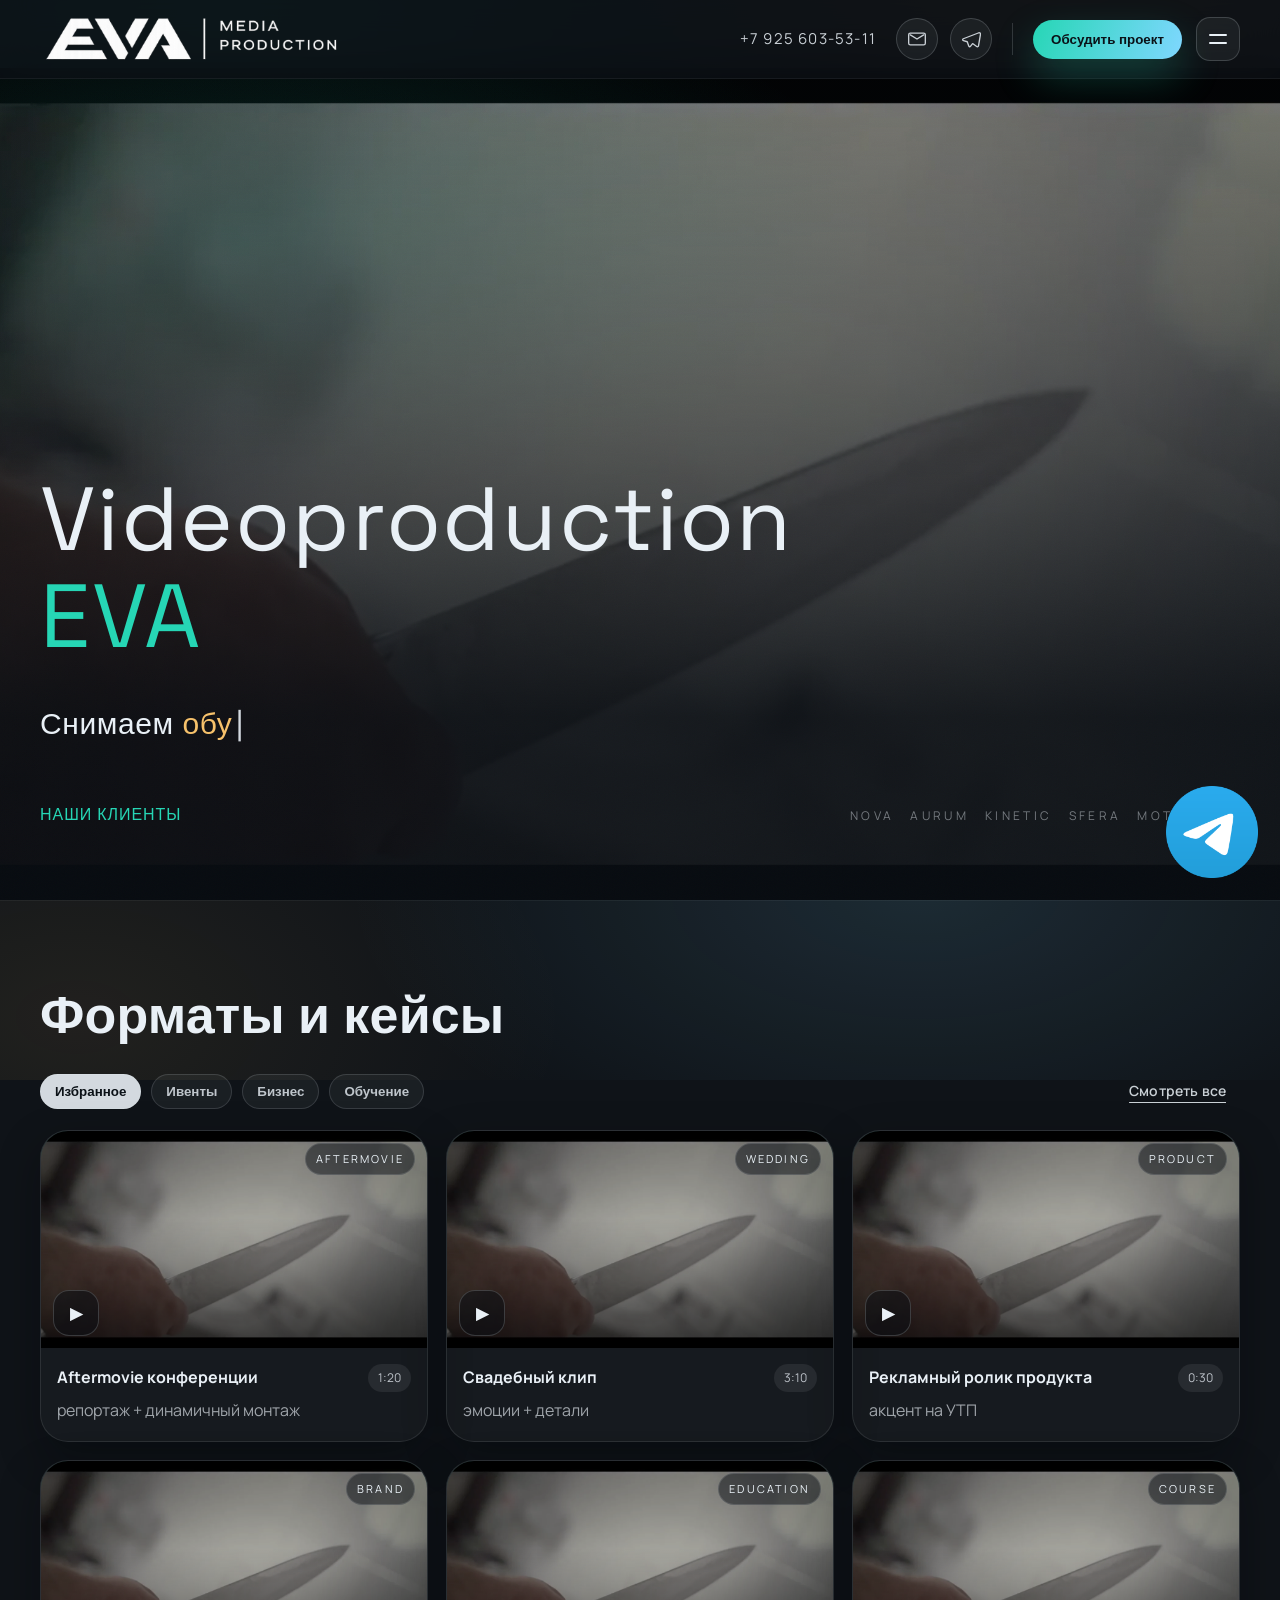
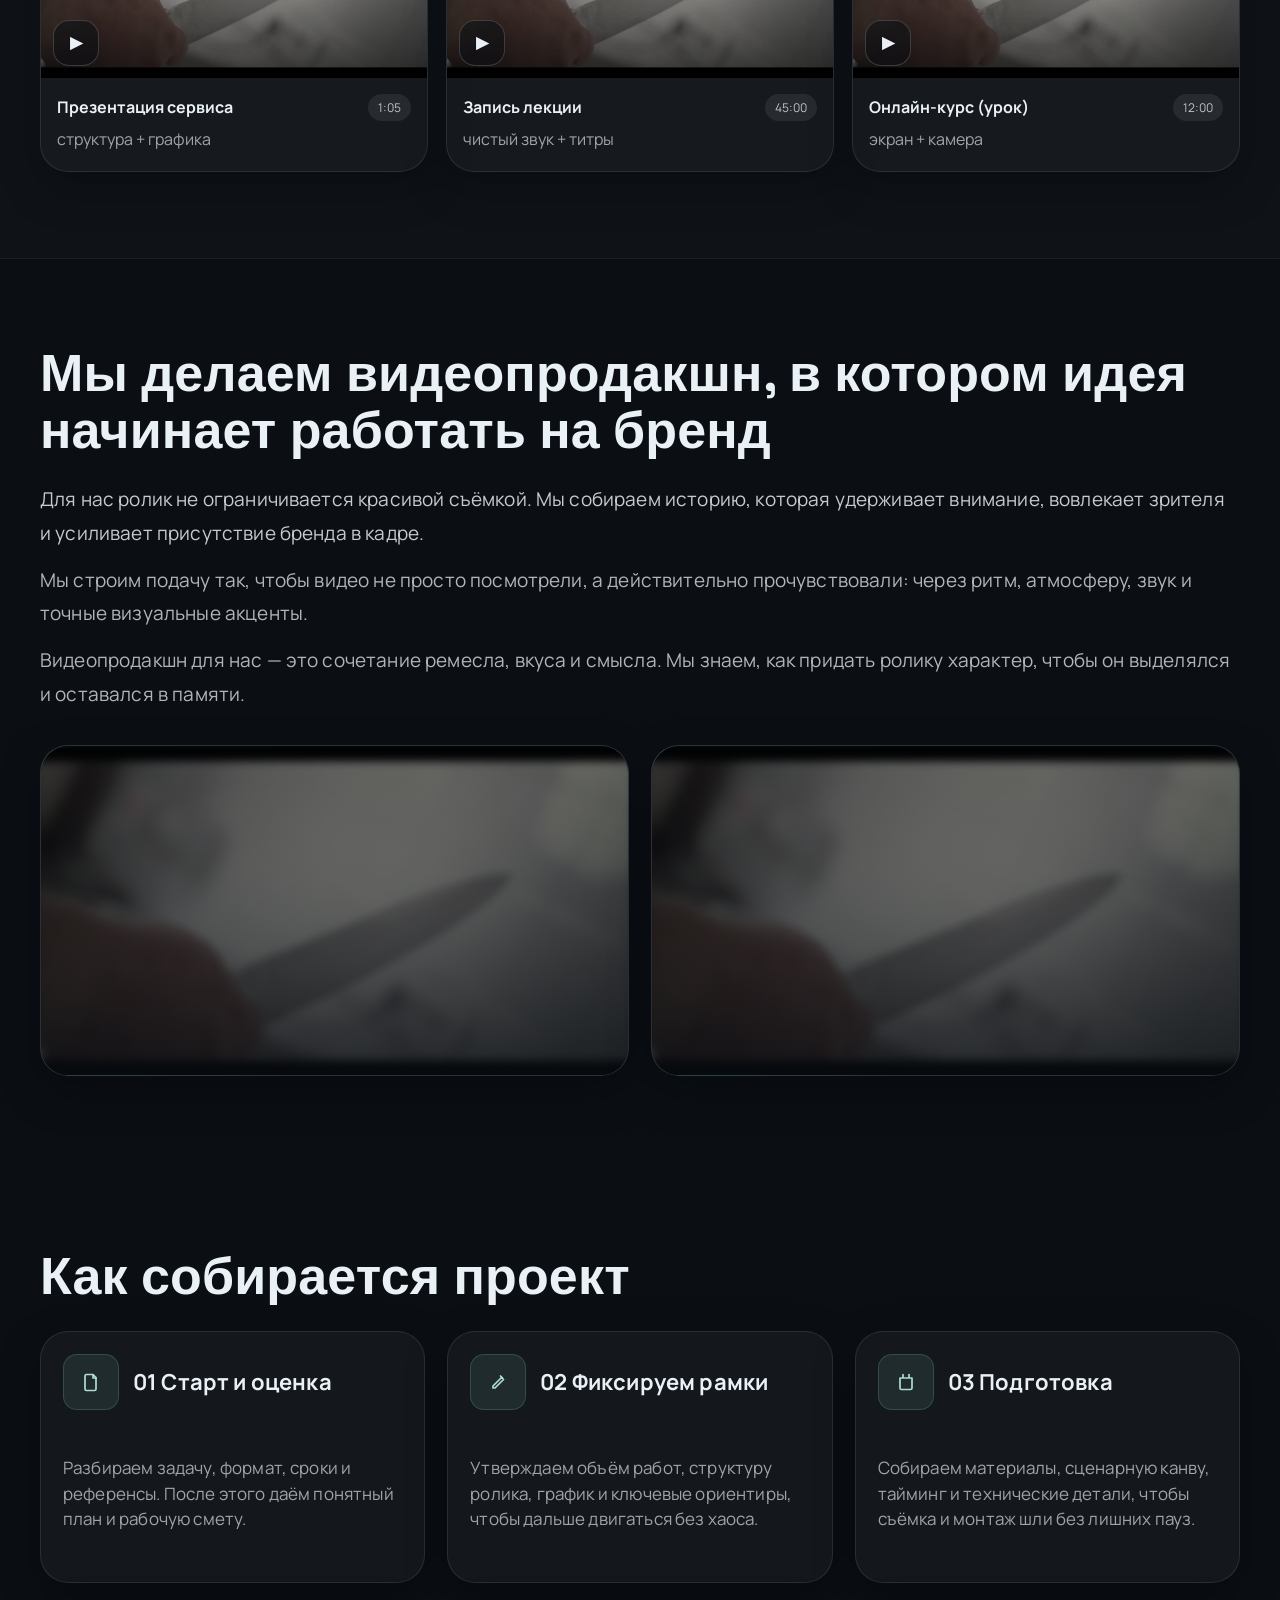
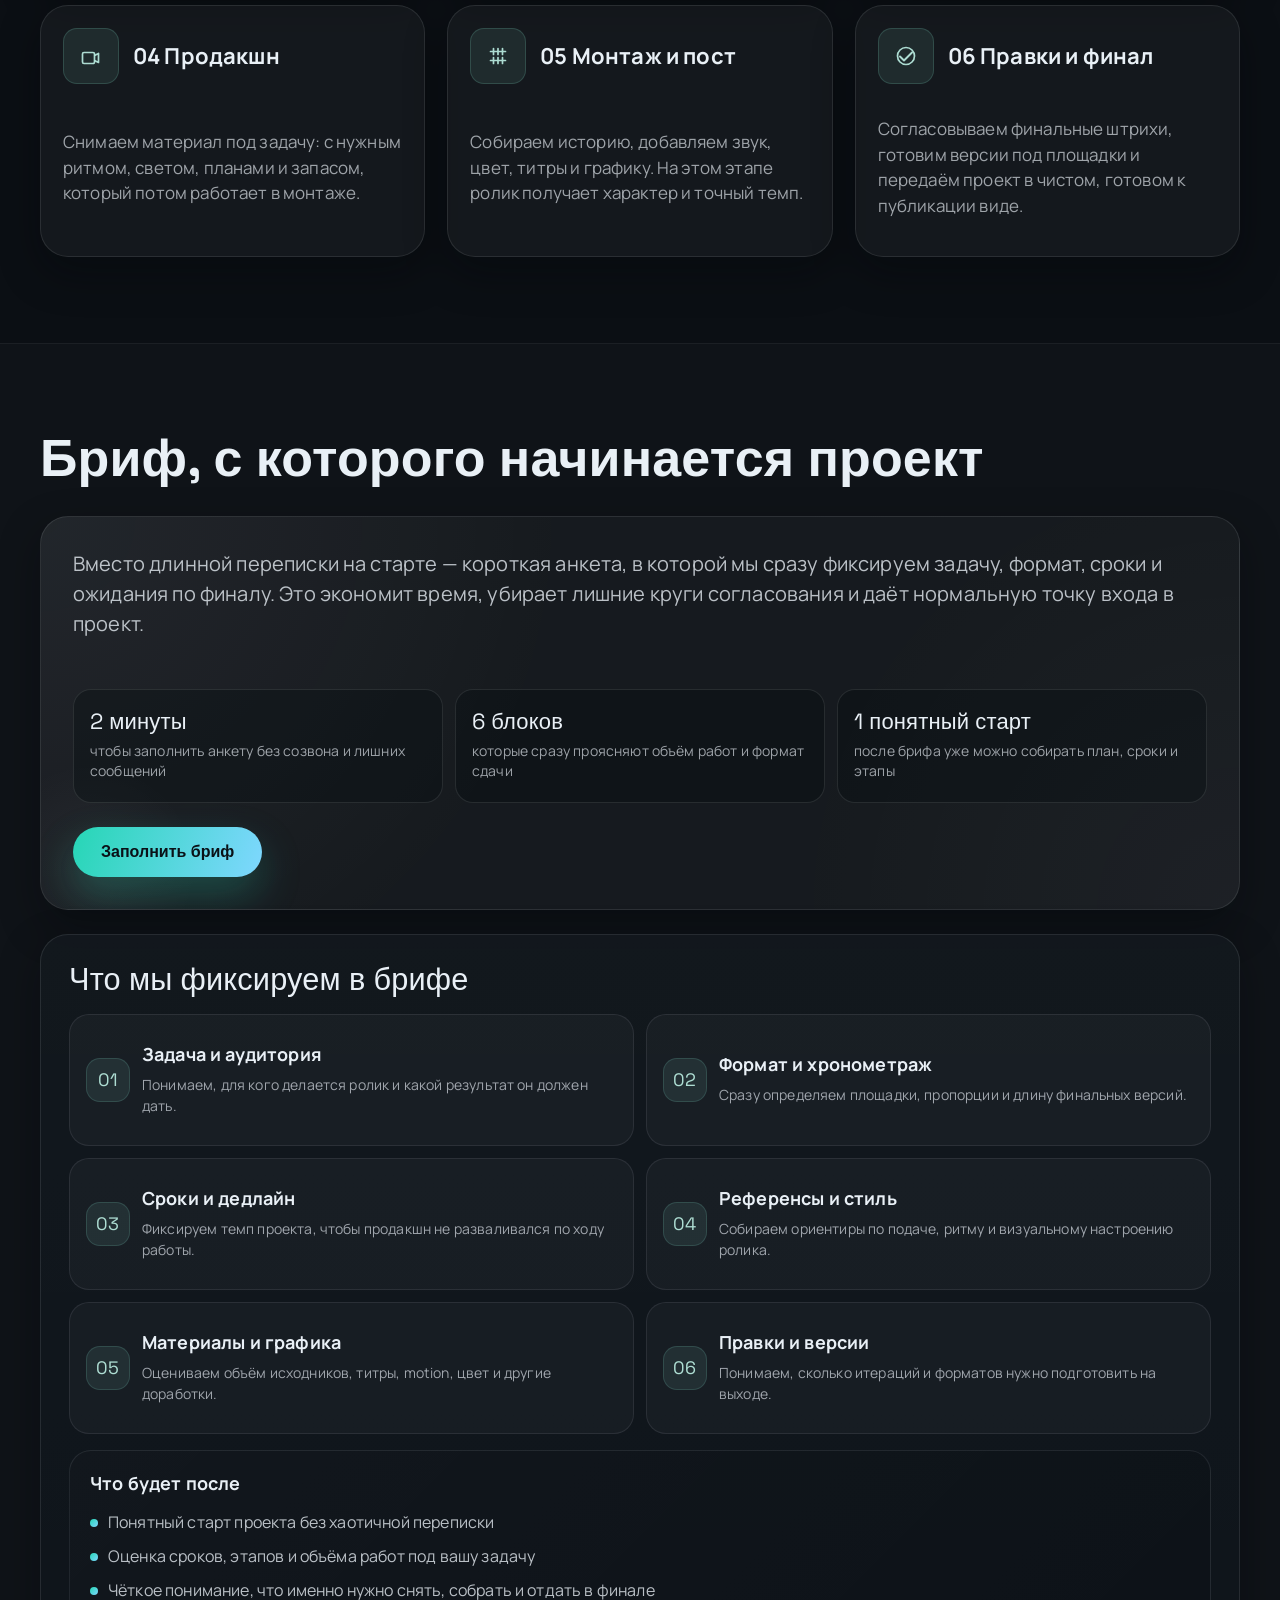
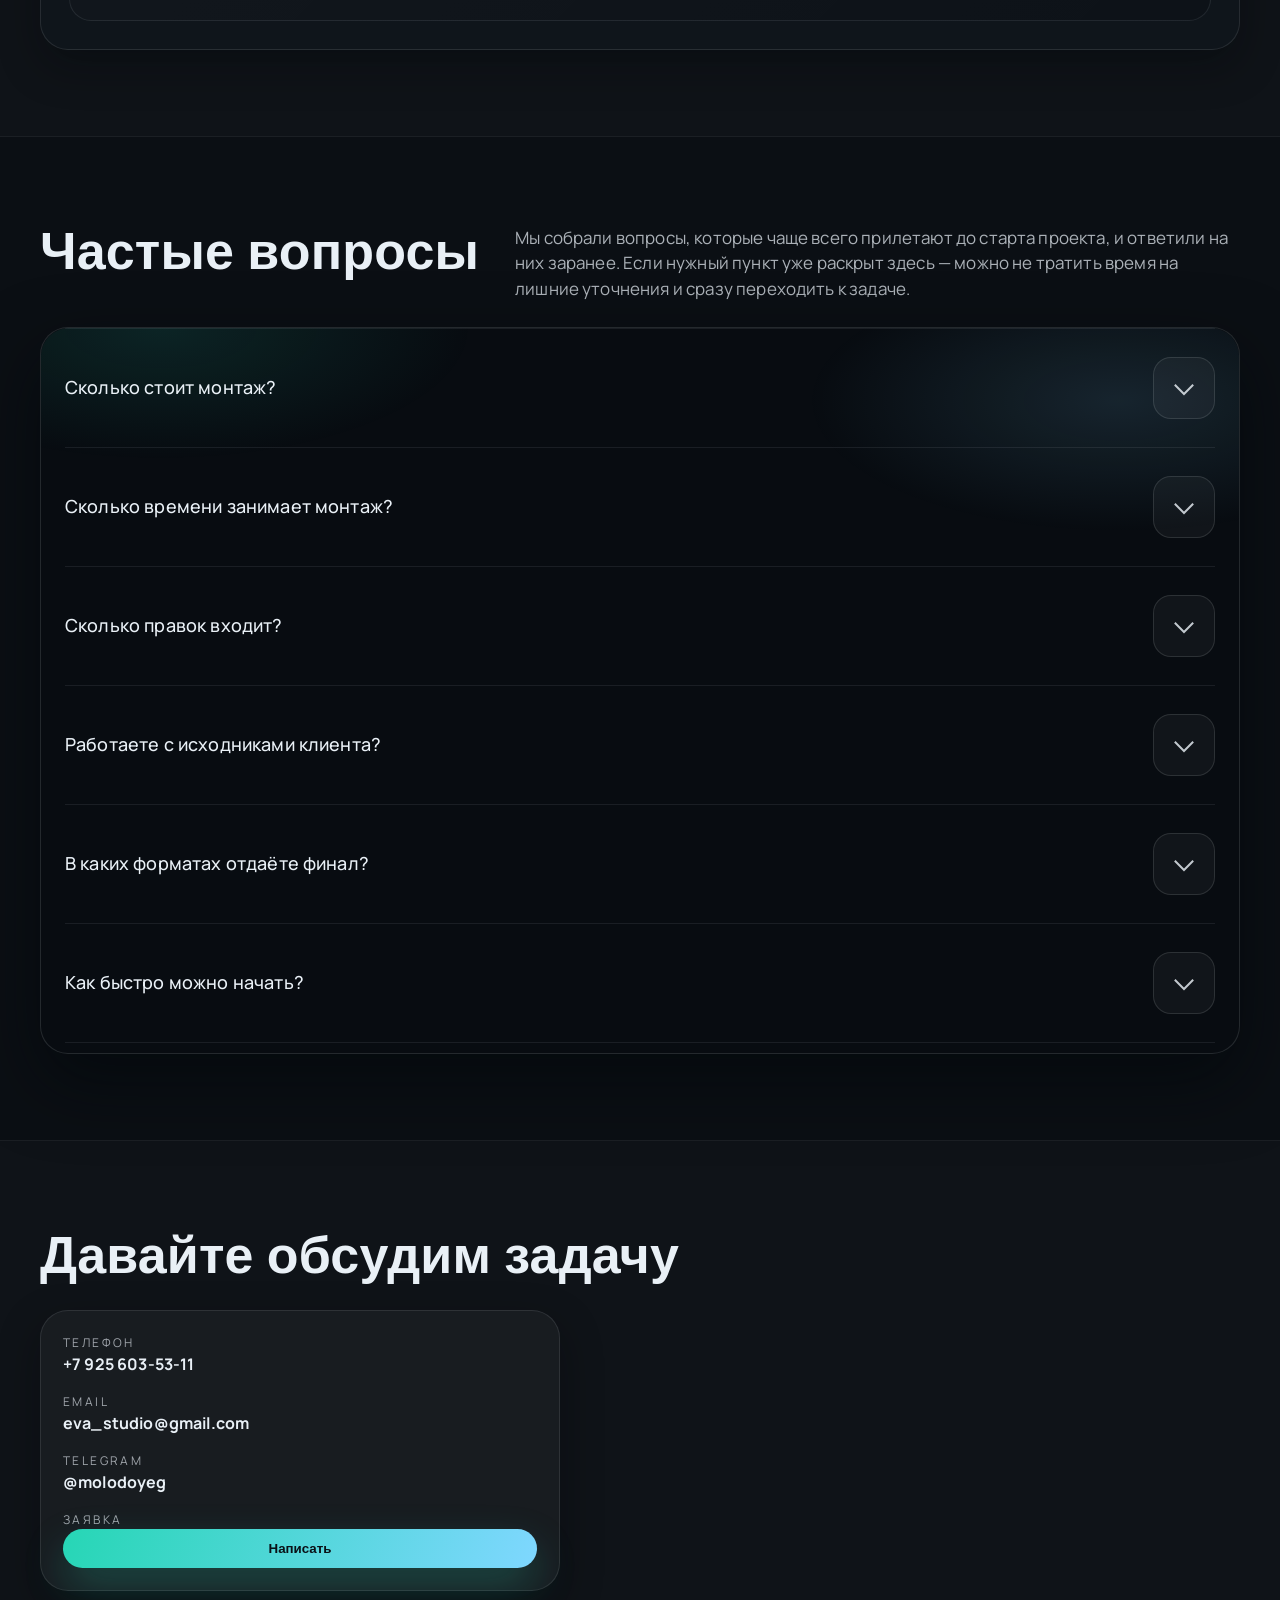
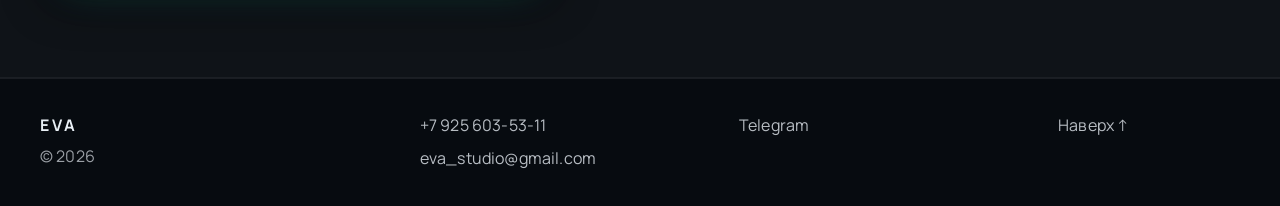
<file: index.html>
﻿<!doctype html>
<html lang="ru">
<head>
  <meta charset="utf-8" />
  <meta name="viewport" content="width=device-width,initial-scale=1" />
  <title>Видеомонтаж и постпродакшн</title>
  <meta name="description" content="Видеомонтаж и постпродакшн: ритм, цвет, звук, графика. Индивидуально под задачу и стиль бренда." />
  <meta name="theme-color" content="#0b0f14" />
  <meta property="og:title" content="Видеомонтаж и постпродакшн" />
  <meta property="og:description" content="Видеомонтаж и постпродакшн: ритм, цвет, звук, графика. Индивидуально под задачу и стиль бренда." />
  <meta property="og:type" content="website" />
  <meta property="og:locale" content="ru_RU" />
  <meta property="og:image" content="static/assets/og-cover.svg" />
  <meta property="og:image:alt" content="EVA — видеопродакшн" />
  <meta name="twitter:card" content="summary_large_image" />
  <link rel="icon" type="image/x-icon" href="static/assets/favicon.ico" />
  <link rel="preconnect" href="https://fonts.googleapis.com">
  <link rel="preconnect" href="https://fonts.gstatic.com" crossorigin>
  <link href="https://fonts.googleapis.com/css2?family=Space+Grotesk:wght@400;500;600;700&family=Manrope:wght@400;500;600;700&display=swap" rel="stylesheet">
  <link rel="stylesheet" href="static/style.css" />
  <script>document.documentElement.classList.add('js');</script>
  <script type="application/ld+json">
  {
    "@context": "https://schema.org",
    "@type": "Organization",
    "name": "EVA",
    "email": "eva_studio@gmail.com",
    "telephone": "+7 925 603-53-11",
    "address": {
      "@type": "PostalAddress",
      "addressLocality": "Москва",
      "addressCountry": "RU"
    },
    "sameAs": [
      "https://t.me/molodoyeg"
    ]
  }
  </script>
</head>
<body>
  <header class="header">
    <div class="container header__inner">
      <a class="logo" href="#top" aria-label="На главную">
        <img class="logo__img" src="static/assets/logo-header.png" alt="EVA" />
      </a>

      <div class="header__right">
        <a class="header__phone" href="tel:+79256035311">+7 925 603-53-11</a>
        <div class="header__icons">
          <a class="iconLink" href="mailto:eva_studio@gmail.com" aria-label="Email">
            <svg viewBox="0 0 24 24" aria-hidden="true">
              <path d="M4 5h16a2 2 0 0 1 2 2v10a2 2 0 0 1-2 2H4a2 2 0 0 1-2-2V7a2 2 0 0 1 2-2zm0 2 8 5 8-5M4 7l8 5 8-5" fill="none" stroke="currentColor" stroke-width="1.6" stroke-linecap="round" stroke-linejoin="round"/>
            </svg>
          </a>
          <a class="iconLink" href="https://t.me/molodoyeg" target="_blank" rel="noreferrer" aria-label="Telegram">
            <svg viewBox="0 0 24 24" aria-hidden="true">
              <path d="M21.5 4.5 2.8 11.7c-1.1.4-1.1 1.9.1 2.2l4.6 1.4 1.8 5.2c.3.9 1.4 1.1 2 .3l2.6-3.3 4.9 3.6c.8.6 2 .1 2.2-.9l2.4-14c.2-1-.8-1.8-1.9-1.7z" fill="none" stroke="currentColor" stroke-width="1.6" stroke-linecap="round" stroke-linejoin="round"/>
            </svg>
          </a>
        </div>
        <span class="header__divider" aria-hidden="true"></span>
        <button class="btn btn--primary header__cta" data-open-modal="leadModal">Обсудить проект</button>
      </div>

      <button class="burger" aria-label="Открыть меню" aria-expanded="false" data-burger>
        <span></span><span></span>
      </button>
    </div>

    <div class="mobileNav" data-mobile-nav>
      <div class="mobileNav__inner">
        <div class="mobileNav__links">
          <a href="#top" aria-current="page">Главная</a>
          <a href="/works">Работы</a>
          <a href="#process">Процесс</a>
          <a href="#contact">Контакты</a>
        </div>
        <div class="mobileNav__actions">
          <button class="btn btn--ghost mobileNav__leadBtn" data-open-modal="leadModal">Обсудить проект</button>
          <button class="btn btn--primary mobileNav__briefBtn" data-open-modal="briefModal">Заполнить бриф</button>
        </div>
      </div>
    </div>
  </header>

  <main id="top">
    <section class="heroReel" aria-label="Showreel">
      <video class="heroReel__video is-preview-frame"
        autoplay muted loop playsinline preload="metadata" poster="static/assets/showreel_poster.webp"
        data-play-when-visible="1" data-preview-blur="1">
        <source src="static/assets/showreel_hero.mp4" type="video/mp4">
      </video>
      <div class="heroReel__overlay" aria-hidden="true"></div>
      <div class="heroReel__grain" aria-hidden="true"></div>

      <div class="heroReel__content container">
        <div class="hero__brand">
          Videoproduction<br>
          <span class="hero__brand-accent">EVA</span>
        </div>
        <div class="hero__typed">
          Снимаем&nbsp;<span class="typed" data-typed='["ивенты","обучающие ролики","видео для бизнеса"]'>ивенты</span><span class="typed__cursor" aria-hidden="true">|</span>
        </div>
        <!-- lead text removed as requested -->
        <div class="hero__clients">
          <div class="hero__clients-label">Наши клиенты</div>
          <div class="clientLogos">
            <span class="clientLogo">NOVA</span>
            <span class="clientLogo">AURUM</span>
            <span class="clientLogo">KINETIC</span>
            <span class="clientLogo">SFERA</span>
            <span class="clientLogo">MOTION LAB</span>
          </div>
        </div>
      </div>
    </section>

    <section class="section section--alt" id="works" data-work-section="main" data-work-batch="6">
      <div class="container">
        <div class="section__head">
          <h2 class="h2" data-reveal style="--delay: 120ms;">Форматы и кейсы</h2>
        </div>

        <div class="worksToolbar" data-reveal>
          <div class="tabs">
            <button class="tab is-active" data-filter="featured">Избранное</button>
            <button class="tab" data-filter="event">Ивенты</button>
            <button class="tab" data-filter="business">Бизнес</button>
            <button class="tab" data-filter="edu">Обучение</button>
          </div>
          <a class="worksToolbar__cta" href="/works">Смотреть все</a>
        </div>

        <div class="gridWork" id="workGrid">
          <button class="workCard" type="button" data-cat="event" data-featured="1" data-reveal
            data-open-modal="workModal"
            data-work-title="Aftermovie конференции"
            data-work-tag="Aftermovie"
            data-work-dur="1:20"
            data-work-note="репортаж + динамичный монтаж"
            data-work-video-mp4="static/assets/showreel_720p.mp4"
            data-work-poster="static/assets/showreel_poster.webp"
            aria-label="Aftermovie конференции — 1:20">
            <div class="workCard__thumb" aria-hidden="true">
              <video class="workCard__video" muted playsinline preload="none" poster="static/assets/showreel_poster.webp">
                <source src="static/assets/showreel_preview.mp4" type="video/mp4">
              </video>
              <div class="workCard__play">▶</div>
              <div class="frameTag">Aftermovie</div>
            </div>
            <div class="workCard__body">
              <div class="workCard__top">
                <div class="workCard__title">Aftermovie конференции</div>
                <div class="workCard__dur">1:20</div>
              </div>
              <div class="workCard__note">репортаж + динамичный монтаж</div>
            </div>
          </button>

          <button class="workCard" type="button" data-cat="event" data-featured="1" data-reveal style="--delay: 90ms;"
            data-open-modal="workModal"
            data-work-title="Свадебный клип"
            data-work-tag="Wedding"
            data-work-dur="3:10"
            data-work-note="эмоции + детали"
            data-work-video-mp4="static/assets/showreel_720p.mp4"
            data-work-poster="static/assets/showreel_poster.webp"
            aria-label="Свадебный клип — 3:10">
            <div class="workCard__thumb" aria-hidden="true">
              <video class="workCard__video" muted playsinline preload="none" poster="static/assets/showreel_poster.webp">
                <source src="static/assets/showreel_preview.mp4" type="video/mp4">
              </video>
              <div class="workCard__play">▶</div>
              <div class="frameTag">Wedding</div>
            </div>
            <div class="workCard__body">
              <div class="workCard__top">
                <div class="workCard__title">Свадебный клип</div>
                <div class="workCard__dur">3:10</div>
              </div>
              <div class="workCard__note">эмоции + детали</div>
            </div>
          </button>

          <button class="workCard" type="button" data-cat="business" data-featured="1" data-reveal style="--delay: 180ms;"
            data-open-modal="workModal"
            data-work-title="Рекламный ролик продукта"
            data-work-tag="Product"
            data-work-dur="0:30"
            data-work-note="акцент на УТП"
            data-work-video-mp4="static/assets/showreel_720p.mp4"
            data-work-poster="static/assets/showreel_poster.webp"
            aria-label="Рекламный ролик продукта — 0:30">
            <div class="workCard__thumb" aria-hidden="true">
              <video class="workCard__video" muted playsinline preload="none" poster="static/assets/showreel_poster.webp">
                <source src="static/assets/showreel_preview.mp4" type="video/mp4">
              </video>
              <div class="workCard__play">▶</div>
              <div class="frameTag">Product</div>
            </div>
            <div class="workCard__body">
              <div class="workCard__top">
                <div class="workCard__title">Рекламный ролик продукта</div>
                <div class="workCard__dur">0:30</div>
              </div>
              <div class="workCard__note">акцент на УТП</div>
            </div>
          </button>

          <button class="workCard" type="button" data-cat="business" data-featured="1" data-reveal style="--delay: 270ms;"
            data-open-modal="workModal"
            data-work-title="Презентация сервиса"
            data-work-tag="Brand"
            data-work-dur="1:05"
            data-work-note="структура + графика"
            data-work-video-mp4="static/assets/showreel_720p.mp4"
            data-work-poster="static/assets/showreel_poster.webp"
            aria-label="Презентация сервиса — 1:05">
            <div class="workCard__thumb" aria-hidden="true">
              <video class="workCard__video" muted playsinline preload="none" poster="static/assets/showreel_poster.webp">
                <source src="static/assets/showreel_preview.mp4" type="video/mp4">
              </video>
              <div class="workCard__play">▶</div>
              <div class="frameTag">Brand</div>
            </div>
            <div class="workCard__body">
              <div class="workCard__top">
                <div class="workCard__title">Презентация сервиса</div>
                <div class="workCard__dur">1:05</div>
              </div>
              <div class="workCard__note">структура + графика</div>
            </div>
          </button>

          <button class="workCard" type="button" data-cat="edu" data-featured="1" data-reveal style="--delay: 360ms;"
            data-open-modal="workModal"
            data-work-title="Запись лекции"
            data-work-tag="Education"
            data-work-dur="45:00"
            data-work-note="чистый звук + титры"
            data-work-video-mp4="static/assets/showreel_720p.mp4"
            data-work-poster="static/assets/showreel_poster.webp"
            aria-label="Запись лекции — 45:00">
            <div class="workCard__thumb" aria-hidden="true">
              <video class="workCard__video" muted playsinline preload="none" poster="static/assets/showreel_poster.webp">
                <source src="static/assets/showreel_preview.mp4" type="video/mp4">
              </video>
              <div class="workCard__play">▶</div>
              <div class="frameTag">Education</div>
            </div>
            <div class="workCard__body">
              <div class="workCard__top">
                <div class="workCard__title">Запись лекции</div>
                <div class="workCard__dur">45:00</div>
              </div>
              <div class="workCard__note">чистый звук + титры</div>
            </div>
          </button>

          <button class="workCard" type="button" data-cat="edu" data-featured="1" data-reveal style="--delay: 450ms;"
            data-open-modal="workModal"
            data-work-title="Онлайн‑курс (урок)"
            data-work-tag="Course"
            data-work-dur="12:00"
            data-work-note="экран + камера"
            data-work-video-mp4="static/assets/showreel_720p.mp4"
            data-work-poster="static/assets/showreel_poster.webp"
            aria-label="Онлайн‑курс (урок) — 12:00">
            <div class="workCard__thumb" aria-hidden="true">
              <video class="workCard__video" muted playsinline preload="none" poster="static/assets/showreel_poster.webp">
                <source src="static/assets/showreel_preview.mp4" type="video/mp4">
              </video>
              <div class="workCard__play">▶</div>
              <div class="frameTag">Course</div>
            </div>
            <div class="workCard__body">
              <div class="workCard__top">
                <div class="workCard__title">Онлайн‑курс (урок)</div>
                <div class="workCard__dur">12:00</div>
              </div>
              <div class="workCard__note">экран + камера</div>
            </div>
          </button>

          <button class="workCard" type="button" data-cat="event" data-reveal hidden
            data-open-modal="workModal"
            data-work-title="Aftermovie форума"
            data-work-tag="Forum"
            data-work-dur="1:34"
            data-work-note="ритм события + детали площадки"
            data-work-video-mp4="static/assets/showreel_720p.mp4"
            data-work-poster="static/assets/showreel_poster.webp"
            aria-label="Aftermovie форума — 1:34">
            <div class="workCard__thumb" aria-hidden="true">
              <video class="workCard__video" muted playsinline preload="none" poster="static/assets/showreel_poster.webp">
                <source src="static/assets/showreel_preview.mp4" type="video/mp4">
              </video>
              <div class="workCard__play">▶</div>
              <div class="frameTag">Forum</div>
            </div>
            <div class="workCard__body">
              <div class="workCard__top">
                <div class="workCard__title">Aftermovie форума</div>
                <div class="workCard__dur">1:34</div>
              </div>
              <div class="workCard__note">ритм события + детали площадки</div>
            </div>
          </button>

          <button class="workCard" type="button" data-cat="event" data-reveal style="--delay: 90ms;" hidden
            data-open-modal="workModal"
            data-work-title="Репортаж с корпоратива"
            data-work-tag="Corporate"
            data-work-dur="2:08"
            data-work-note="живые эмоции + динамика"
            data-work-video-mp4="static/assets/showreel_720p.mp4"
            data-work-poster="static/assets/showreel_poster.webp"
            aria-label="Репортаж с корпоратива — 2:08">
            <div class="workCard__thumb" aria-hidden="true">
              <video class="workCard__video" muted playsinline preload="none" poster="static/assets/showreel_poster.webp">
                <source src="static/assets/showreel_preview.mp4" type="video/mp4">
              </video>
              <div class="workCard__play">▶</div>
              <div class="frameTag">Corporate</div>
            </div>
            <div class="workCard__body">
              <div class="workCard__top">
                <div class="workCard__title">Репортаж с корпоратива</div>
                <div class="workCard__dur">2:08</div>
              </div>
              <div class="workCard__note">живые эмоции + динамика</div>
            </div>
          </button>

          <button class="workCard" type="button" data-cat="business" data-reveal style="--delay: 180ms;" hidden
            data-open-modal="workModal"
            data-work-title="Имиджевый ролик компании"
            data-work-tag="Brand"
            data-work-dur="0:52"
            data-work-note="характер бренда + атмосфера"
            data-work-video-mp4="static/assets/showreel_720p.mp4"
            data-work-poster="static/assets/showreel_poster.webp"
            aria-label="Имиджевый ролик компании — 0:52">
            <div class="workCard__thumb" aria-hidden="true">
              <video class="workCard__video" muted playsinline preload="none" poster="static/assets/showreel_poster.webp">
                <source src="static/assets/showreel_preview.mp4" type="video/mp4">
              </video>
              <div class="workCard__play">▶</div>
              <div class="frameTag">Brand</div>
            </div>
            <div class="workCard__body">
              <div class="workCard__top">
                <div class="workCard__title">Имиджевый ролик компании</div>
                <div class="workCard__dur">0:52</div>
              </div>
              <div class="workCard__note">характер бренда + атмосфера</div>
            </div>
          </button>

          <button class="workCard" type="button" data-cat="business" data-reveal style="--delay: 270ms;" hidden
            data-open-modal="workModal"
            data-work-title="Видео-кейс для сервиса"
            data-work-tag="Case"
            data-work-dur="1:12"
            data-work-note="результат + структура подачи"
            data-work-video-mp4="static/assets/showreel_720p.mp4"
            data-work-poster="static/assets/showreel_poster.webp"
            aria-label="Видео-кейс для сервиса — 1:12">
            <div class="workCard__thumb" aria-hidden="true">
              <video class="workCard__video" muted playsinline preload="none" poster="static/assets/showreel_poster.webp">
                <source src="static/assets/showreel_preview.mp4" type="video/mp4">
              </video>
              <div class="workCard__play">▶</div>
              <div class="frameTag">Case</div>
            </div>
            <div class="workCard__body">
              <div class="workCard__top">
                <div class="workCard__title">Видео-кейс для сервиса</div>
                <div class="workCard__dur">1:12</div>
              </div>
              <div class="workCard__note">результат + структура подачи</div>
            </div>
          </button>

          <button class="workCard" type="button" data-cat="edu" data-reveal style="--delay: 360ms;" hidden
            data-open-modal="workModal"
            data-work-title="Серия уроков для курса"
            data-work-tag="Series"
            data-work-dur="18:00"
            data-work-note="серийная подача + единый стиль"
            data-work-video-mp4="static/assets/showreel_720p.mp4"
            data-work-poster="static/assets/showreel_poster.webp"
            aria-label="Серия уроков для курса — 18:00">
            <div class="workCard__thumb" aria-hidden="true">
              <video class="workCard__video" muted playsinline preload="none" poster="static/assets/showreel_poster.webp">
                <source src="static/assets/showreel_preview.mp4" type="video/mp4">
              </video>
              <div class="workCard__play">▶</div>
              <div class="frameTag">Series</div>
            </div>
            <div class="workCard__body">
              <div class="workCard__top">
                <div class="workCard__title">Серия уроков для курса</div>
                <div class="workCard__dur">18:00</div>
              </div>
              <div class="workCard__note">серийная подача + единый стиль</div>
            </div>
          </button>

          <button class="workCard" type="button" data-cat="edu" data-reveal style="--delay: 450ms;" hidden
            data-open-modal="workModal"
            data-work-title="Вебинар с графикой"
            data-work-tag="Webinar"
            data-work-dur="56:00"
            data-work-note="монтаж материала + визуальные акценты"
            data-work-video-mp4="static/assets/showreel_720p.mp4"
            data-work-poster="static/assets/showreel_poster.webp"
            aria-label="Вебинар с графикой — 56:00">
            <div class="workCard__thumb" aria-hidden="true">
              <video class="workCard__video" muted playsinline preload="none" poster="static/assets/showreel_poster.webp">
                <source src="static/assets/showreel_preview.mp4" type="video/mp4">
              </video>
              <div class="workCard__play">▶</div>
              <div class="frameTag">Webinar</div>
            </div>
            <div class="workCard__body">
              <div class="workCard__top">
                <div class="workCard__title">Вебинар с графикой</div>
                <div class="workCard__dur">56:00</div>
              </div>
              <div class="workCard__note">монтаж материала + визуальные акценты</div>
            </div>
          </button>
        </div>
      </div>
    </section>

    <!-- Процесс -->
    <section class="section suite" id="suite">
      <div class="container suite__grid">
        <div class="suite__copy">
          <h2 class="h2 suite__title-main" data-reveal style="--delay: 120ms;">Мы делаем видеопродакшн, в котором идея начинает работать на бренд</h2>
          <p class="suite__text suite__text--lead" data-reveal style="--delay: 200ms;">
            Для нас ролик не ограничивается красивой съёмкой. Мы собираем историю, которая удерживает внимание, вовлекает зрителя и усиливает присутствие бренда в кадре.
          </p>
          <p class="suite__text" data-reveal style="--delay: 260ms;">
            Мы строим подачу так, чтобы видео не просто посмотрели, а действительно прочувствовали: через ритм, атмосферу, звук и точные визуальные акценты.
          </p>
          <p class="suite__text" data-reveal style="--delay: 320ms;">
            Видеопродакшн для нас — это сочетание ремесла, вкуса и смысла. Мы знаем, как придать ролику характер, чтобы он выделялся и оставался в памяти.
          </p>

          <div class="suite__previews" data-reveal style="--delay: 420ms;">
            <div class="previewCard" role="group" aria-label="Aftermovie конференции">
              <video class="previewCard__video is-preview-frame is-preview-ready" muted loop playsinline preload="none" poster="static/assets/showreel_poster.webp" data-hover-preview="1" data-preview-blur="1" data-preview-time="9">
                <source src="static/assets/showreel_preview.mp4" type="video/mp4">
              </video>
            </div>

            <div class="previewCard" role="group" aria-label="Видео для бизнеса">
              <video class="previewCard__video previewCard__video--alt is-preview-frame is-preview-ready" muted loop playsinline preload="none" poster="static/assets/showreel_poster.webp" data-hover-preview="1" data-preview-blur="1" data-preview-time="9">
                <source src="static/assets/showreel_preview.mp4" type="video/mp4">
              </video>
            </div>
          </div>
        </div>
      </div>
    </section>

    <!-- Работы -->
    <section class="section" id="process">
      <div class="container processFlow">
        <div class="section__head">
          <h2 class="h2" data-reveal style="--delay: 120ms;">Как собирается проект</h2>
        </div>

        <div class="processGrid">
          <article class="processCard" data-reveal>
            <div class="processCard__icon" aria-hidden="true">
              <svg viewBox="0 0 24 24">
                <path d="M7 4.5h7l3 3V19a1.5 1.5 0 0 1-1.5 1.5h-8A1.5 1.5 0 0 1 6 19V6A1.5 1.5 0 0 1 7.5 4.5Z" fill="none" stroke="currentColor" stroke-width="1.7" stroke-linejoin="round"/>
                <path d="M14 4.5V8h3.5" fill="none" stroke="currentColor" stroke-width="1.7" stroke-linejoin="round"/>
              </svg>
            </div>
            <div class="processCard__step">01 Старт и оценка</div>
            <p class="processCard__text">Разбираем задачу, формат, сроки и референсы. После этого даём понятный план и рабочую смету.</p>
          </article>

          <article class="processCard" data-reveal style="--delay: 90ms;">
            <div class="processCard__icon" aria-hidden="true">
              <svg viewBox="0 0 24 24">
                <path d="m7 16 8.5-8.5 2 2L9 18H7v-2Z" fill="none" stroke="currentColor" stroke-width="1.7" stroke-linejoin="round"/>
                <path d="m14.5 6 2 2" fill="none" stroke="currentColor" stroke-width="1.7" stroke-linecap="round"/>
              </svg>
            </div>
            <div class="processCard__step">02 Фиксируем рамки</div>
            <p class="processCard__text">Утверждаем объём работ, структуру ролика, график и ключевые ориентиры, чтобы дальше двигаться без хаоса.</p>
          </article>

          <article class="processCard" data-reveal style="--delay: 180ms;">
            <div class="processCard__icon" aria-hidden="true">
              <svg viewBox="0 0 24 24">
                <path d="M6 8h12M9 4.5v3.5M15 4.5v3.5M7.5 19.5h9A1.5 1.5 0 0 0 18 18V8H6v10a1.5 1.5 0 0 0 1.5 1.5Z" fill="none" stroke="currentColor" stroke-width="1.7" stroke-linecap="round" stroke-linejoin="round"/>
              </svg>
            </div>
            <div class="processCard__step">03 Подготовка</div>
            <p class="processCard__text">Собираем материалы, сценарную канву, тайминг и технические детали, чтобы съёмка и монтаж шли без лишних пауз.</p>
          </article>

          <article class="processCard" data-reveal style="--delay: 270ms;">
            <div class="processCard__icon" aria-hidden="true">
              <svg viewBox="0 0 24 24">
                <path d="M5 8.5h9A1.5 1.5 0 0 1 15.5 10v8A1.5 1.5 0 0 1 14 19.5H5A1.5 1.5 0 0 1 3.5 18v-8A1.5 1.5 0 0 1 5 8.5Z" fill="none" stroke="currentColor" stroke-width="1.7" stroke-linejoin="round"/>
                <path d="m15.5 11.5 4-2v9l-4-2" fill="none" stroke="currentColor" stroke-width="1.7" stroke-linejoin="round"/>
              </svg>
            </div>
            <div class="processCard__step">04 Продакшн</div>
            <p class="processCard__text">Снимаем материал под задачу: с нужным ритмом, светом, планами и запасом, который потом работает в монтаже.</p>
          </article>

          <article class="processCard" data-reveal style="--delay: 360ms;">
            <div class="processCard__icon" aria-hidden="true">
              <svg viewBox="0 0 24 24">
                <path d="M4.5 7.5h15M7.5 4.5v6M12 4.5v6M16.5 4.5v6M4.5 16.5h15M7.5 13.5v6M12 13.5v6M16.5 13.5v6" fill="none" stroke="currentColor" stroke-width="1.7" stroke-linecap="round"/>
              </svg>
            </div>
            <div class="processCard__step">05 Монтаж и пост</div>
            <p class="processCard__text">Собираем историю, добавляем звук, цвет, титры и графику. На этом этапе ролик получает характер и точный темп.</p>
          </article>

          <article class="processCard" data-reveal style="--delay: 450ms;">
            <div class="processCard__icon" aria-hidden="true">
              <svg viewBox="0 0 24 24">
                <path d="M6 12.5 10 16.5 18 8.5" fill="none" stroke="currentColor" stroke-width="1.9" stroke-linecap="round" stroke-linejoin="round"/>
                <circle cx="12" cy="12" r="8.5" fill="none" stroke="currentColor" stroke-width="1.7"/>
              </svg>
            </div>
            <div class="processCard__step">06 Правки и финал</div>
            <p class="processCard__text">Согласовываем финальные штрихи, готовим версии под площадки и передаём проект в чистом, готовом к публикации виде.</p>
          </article>
        </div>
      </div>
    </section>

    <section class="section section--alt" id="brief">
      <div class="container">
        <div class="section__head brief__head" data-reveal>
          <h2 class="h2 brief__headline">Бриф, с которого начинается проект</h2>
        </div>
      </div>

      <div class="container brief">
        <div class="brief__content" data-reveal>
          <p class="brief__lead">
            Вместо длинной переписки на старте — короткая анкета, в которой мы сразу
            фиксируем задачу, формат, сроки и ожидания по финалу. Это экономит время,
            убирает лишние круги согласования и даёт нормальную точку входа в проект.
          </p>

          <div class="brief__stats">
            <div class="brief__stat">
              <div class="brief__statValue">2 минуты</div>
              <div class="brief__statText">чтобы заполнить анкету без созвона и лишних сообщений</div>
            </div>
            <div class="brief__stat">
              <div class="brief__statValue">6 блоков</div>
              <div class="brief__statText">которые сразу проясняют объём работ и формат сдачи</div>
            </div>
            <div class="brief__stat">
              <div class="brief__statValue">1 понятный старт</div>
              <div class="brief__statText">после брифа уже можно собирать план, сроки и этапы</div>
            </div>
          </div>

          <div class="brief__actions">
            <button class="btn btn--primary" data-open-modal="briefModal">Заполнить бриф</button>
          </div>
        </div>

        <div class="brief__panel" data-reveal>
          <div class="brief__panelHead">
            <div class="brief__panelTitle">Что мы фиксируем в брифе</div>
          </div>

          <div class="brief__list">
            <article class="brief__item">
              <div class="brief__itemNum">01</div>
              <div class="brief__itemBody">
                <div class="brief__itemTitle">Задача и аудитория</div>
                <p class="brief__itemText">Понимаем, для кого делается ролик и какой результат он должен дать.</p>
              </div>
            </article>

            <article class="brief__item">
              <div class="brief__itemNum">02</div>
              <div class="brief__itemBody">
                <div class="brief__itemTitle">Формат и хронометраж</div>
                <p class="brief__itemText">Сразу определяем площадки, пропорции и длину финальных версий.</p>
              </div>
            </article>

            <article class="brief__item">
              <div class="brief__itemNum">03</div>
              <div class="brief__itemBody">
                <div class="brief__itemTitle">Сроки и дедлайн</div>
                <p class="brief__itemText">Фиксируем темп проекта, чтобы продакшн не разваливался по ходу работы.</p>
              </div>
            </article>

            <article class="brief__item">
              <div class="brief__itemNum">04</div>
              <div class="brief__itemBody">
                <div class="brief__itemTitle">Референсы и стиль</div>
                <p class="brief__itemText">Собираем ориентиры по подаче, ритму и визуальному настроению ролика.</p>
              </div>
            </article>

            <article class="brief__item">
              <div class="brief__itemNum">05</div>
              <div class="brief__itemBody">
                <div class="brief__itemTitle">Материалы и графика</div>
                <p class="brief__itemText">Оцениваем объём исходников, титры, motion, цвет и другие доработки.</p>
              </div>
            </article>

            <article class="brief__item">
              <div class="brief__itemNum">06</div>
              <div class="brief__itemBody">
                <div class="brief__itemTitle">Правки и версии</div>
                <p class="brief__itemText">Понимаем, сколько итераций и форматов нужно подготовить на выходе.</p>
              </div>
            </article>
          </div>

          <div class="brief__result">
            <div class="brief__resultTitle">Что будет после</div>
            <div class="brief__resultList">
              <div class="brief__resultItem">Понятный старт проекта без хаотичной переписки</div>
              <div class="brief__resultItem">Оценка сроков, этапов и объёма работ под вашу задачу</div>
              <div class="brief__resultItem">Чёткое понимание, что именно нужно снять, собрать и отдать в финале</div>
            </div>
          </div>
        </div>
      </div>
    </section>

    <section class="section faqSection" id="faq">
      <div class="container">
        <div class="section__head faqSection__head" data-reveal>
          <h2 class="h2 faqSection__title">Частые вопросы</h2>
          <p class="faqSection__desc">
            Мы собрали вопросы, которые чаще всего прилетают до старта проекта, и ответили
            на них заранее. Если нужный пункт уже раскрыт здесь — можно не тратить время
            на лишние уточнения и сразу переходить к задаче.
          </p>
        </div>

        <div class="faqSection__surface" data-reveal>
          <div class="faqList">
            <details class="faqItem">
              <summary><span>Сколько стоит монтаж?</span></summary>
              <div class="faqItem__a muted">
                Стоимость зависит от объёма материала, хронометража, сложности графики и сроков. Для точного расчёта — пришлите задачу и референсы.
              </div>
            </details>

            <details class="faqItem">
              <summary><span>Сколько времени занимает монтаж?</span></summary>
              <div class="faqItem__a muted">
                Обычно: короткие ролики — 3–7 дней, более сложные проекты — 1–3 недели. Срочные задачи тоже возможны.
              </div>
            </details>

            <details class="faqItem">
              <summary><span>Сколько правок входит?</span></summary>
              <div class="faqItem__a muted">
                Обычно 1–2 раунда правок по договорённости. Правки «в рамках ТЗ» — быстро, крупные изменения — отдельно согласуем.
              </div>
            </details>

            <details class="faqItem">
              <summary><span>Работаете с исходниками клиента?</span></summary>
              <div class="faqItem__a muted">
                Да. Передавайте материалы, мы соберём монтаж, цвет, звук и финальные версии под нужные площадки.
              </div>
            </details>

            <details class="faqItem">
              <summary><span>В каких форматах отдаёте финал?</span></summary>
              <div class="faqItem__a muted">
                Горизонталь 16:9, вертикаль 9:16, квадрат 1:1, разные длины, титры/субтитры по запросу.
              </div>
            </details>

            <details class="faqItem">
              <summary><span>Как быстро можно начать?</span></summary>
              <div class="faqItem__a muted">
                Если материалы и бриф готовы — стартуем в ближайшие дни. Напишите — предложим окна по монтажу.
              </div>
            </details>
          </div>
        </div>
      </div>
    </section>

    <!-- Контакты -->
    <section class="section section--alt" id="contact">
      <div class="container">
        <div class="section__head">
          <h2 class="h2" data-reveal style="--delay: 120ms;">Давайте обсудим задачу</h2>
        </div>

        <div class="contactSection__inner">
          <aside class="contactCard" data-reveal>
            <div class="contactCard__item">
              <div class="contactCard__label">Телефон</div>
              <a class="contactCard__value" href="tel:+79256035311">+7 925 603-53-11</a>
            </div>

            <div class="contactCard__item">
              <div class="contactCard__label">Email</div>
              <a class="contactCard__value" href="mailto:eva_studio@gmail.com">eva_studio@gmail.com</a>
            </div>

            <div class="contactCard__item">
              <div class="contactCard__label">Telegram</div>
              <a class="contactCard__value" href="https://t.me/molodoyeg" target="_blank" rel="noreferrer">@molodoyeg</a>
            </div>

            <div class="contactCard__item">
              <div class="contactCard__label">Заявка</div>
              <button class="btn btn--primary btn--block" data-open-modal="leadModal">Написать</button>
            </div>
          </aside>
        </div>
      </div>
    </section>
  </main>

  <footer class="footer" id="footer">
    <div class="container footer__grid">
      <div>
        <div class="footer__brand">EVA</div>
        <div class="footer__muted">© 2026</div>
      </div>

      <div class="footer__links">
        <a href="tel:+79256035311">+7 925 603-53-11</a>
        <a href="mailto:eva_studio@gmail.com">eva_studio@gmail.com</a>
      </div>

      <div class="footer__links">
        <a href="https://t.me/molodoyeg" target="_blank" rel="noreferrer">Telegram</a>
      </div>

      <div class="footer__links">
        <a href="#top">Наверх ↑</a>
      </div>
    </div>
  </footer>

  <a class="tgFloat" href="https://t.me/molodoyeg" target="_blank" rel="noreferrer" aria-label="Написать в Telegram">
    <img src="static/assets/tg2.webp" alt="" loading="lazy" decoding="async">
  </a>

  <!-- Lead Modal (Clapperboard) -->
  <div class="modal" id="leadModal" aria-hidden="true">
    <div class="modal__backdrop" data-close-modal></div>

    <div class="modal__panel clapper" role="dialog" aria-modal="true" aria-labelledby="modalTitle" tabindex="-1">
      <div class="clapper__top" aria-hidden="true"></div>

      <div class="clapper__header">
        <div>
          <div class="kicker">Заявка</div>
          <h3 id="modalTitle" class="h3">Расскажите про проект</h3>
        </div>
        <button class="iconBtn" aria-label="Закрыть" data-close-modal>✕</button>
      </div>

      <form class="form clapper__form" id="leadForm" action="/lead" method="post" data-api="/api/lead" data-success-message="Заявка отправлена. Скоро свяжемся с вами." novalidate>
        <div class="formTrap" aria-hidden="true">
          <label>
            Leave empty
            <input name="website" tabindex="-1" autocomplete="off" />
          </label>
        </div>
        <input type="hidden" name="form_ts" value="">

        <label class="field">
          <span>Имя</span>
          <input name="name" placeholder="Как к вам обращаться" required />
        </label>

        <div class="form__row">
          <label class="field">
            <span>Телефон</span>
            <input name="phone" placeholder="+7 ..." inputmode="tel" autocomplete="tel" />
          </label>

          <label class="field">
            <span>Email</span>
            <input name="email" placeholder="you@email.com" type="email" autocomplete="email" />
          </label>

          <label class="field">
            <span>Telegram (необязательно)</span>
            <input name="telegram" placeholder="@username" autocomplete="off" />
          </label>
        </div>

        <label class="field">
          <span>Что нужно смонтировать?</span>
          <textarea name="message" rows="4" placeholder="Цель, формат, сроки, стиль…"></textarea>
        </label>

        <div class="form__actions">
          <button class="btn btn--primary" type="submit">Отправить</button>
        </div>

        <div class="form__status" role="status" aria-live="polite"></div>
      </form>
    </div>
  </div>

  <!-- Brief Modal -->
  <div class="modal" id="briefModal" aria-hidden="true">
    <div class="modal__backdrop" data-close-modal></div>

    <div class="modal__panel clapper briefPanel" role="dialog" aria-modal="true" aria-labelledby="briefTitle" tabindex="-1">
      <div class="clapper__top" aria-hidden="true"></div>

      <div class="clapper__header">
        <div>
          <div class="kicker">Бриф</div>
          <h3 id="briefTitle" class="h3">Короткая анкета</h3>
        </div>
        <button class="iconBtn" aria-label="Закрыть" data-close-modal>✕</button>
      </div>

      <form class="form clapper__form" id="briefForm" action="/brief" method="post" data-api="/api/brief" data-success-message="Бриф отправлен. Мы изучим его и скоро свяжемся." novalidate>
        <div class="formTrap" aria-hidden="true">
          <label>
            Leave empty
            <input name="website" tabindex="-1" autocomplete="off" />
          </label>
        </div>
        <input type="hidden" name="form_ts" value="">

        <label class="field">
          <span>Цель ролика</span>
          <input name="goal" placeholder="Продажи, узнаваемость, обучение..." required />
        </label>

        <label class="field">
          <span>Аудитория</span>
          <input name="audience" placeholder="Кто ваш зритель?" />
        </label>

        <div class="form__row">
          <label class="field">
            <span>Формат</span>
            <input name="format" placeholder="16:9, 9:16, 1:1" />
          </label>

          <label class="field">
            <span>Длительность</span>
            <input name="duration" placeholder="сек/мин" />
          </label>
        </div>

        <div class="form__row">
          <label class="field">
            <span>Площадка</span>
            <input name="platform" placeholder="YouTube, Instagram, VK..." />
          </label>

          <label class="field">
            <span>Сроки</span>
            <input name="deadline" placeholder="Дата/период" />
          </label>
        </div>

        <label class="field">
          <span>Референсы (ссылки)</span>
          <textarea name="refs" rows="3" placeholder="2–3 ссылки на понравившиеся ролики"></textarea>
        </label>

        <label class="field">
          <span>Материалы и объём исходников</span>
          <textarea name="materials" rows="3" placeholder="Сколько исходников, есть ли звук/графика"></textarea>
        </label>

        <div class="form__row">
          <label class="field">
            <span>Графика/титры</span>
            <input name="graphics" placeholder="Нужно/не нужно" />
          </label>

          <label class="field">
            <span>Количество правок</span>
            <input name="revisions" placeholder="1–2 раунда" />
          </label>
        </div>

        <div class="form__row">
          <label class="field">
            <span>Бюджет (опционально)</span>
            <input name="budget" placeholder="Вилка" />
          </label>

          <label class="field">
            <span>Контакт для связи</span>
            <input name="contact" placeholder="Телефон/Telegram" required />
          </label>
        </div>

        <div class="form__actions">
          <button class="btn btn--primary" type="submit">Отправить бриф</button>
          <div class="form__hint">После отправки свяжемся и уточним детали.</div>
        </div>

        <div class="form__status" role="status" aria-live="polite"></div>
      </form>
    </div>
  </div>

  <!-- Work Modal -->
  <div class="modal" id="workModal" aria-hidden="true">
    <div class="modal__backdrop" data-close-modal></div>
    <div class="modal__panel workPanel" role="dialog" aria-modal="true" aria-labelledby="workTitle" tabindex="-1">
      <div class="modal__head workModal__head">
        <div class="workModal__intro">
          <h3 id="workTitle" class="h3 workModal__title">Проект</h3>
        </div>
        <button class="iconBtn" aria-label="Закрыть" data-close-modal>✕</button>
      </div>

      <div class="workModal__body">
        <div class="workModal__media">
          <video class="workModal__video" controls preload="metadata" playsinline aria-label="Видеоплеер">
            <source data-work-source="webm" type="video/webm">
            <source data-work-source="mp4" type="video/mp4">
          </video>
          <div class="workModal__placeholder" data-work-fallback>Видео скоро будет здесь</div>
        </div>
        <div class="workModal__meta">
          <p class="muted workModal__note" data-work-note></p>
          <div class="workModal__actions">
            <button class="btn btn--primary workModal__btn" data-open-modal="leadModal">Обсудить проект</button>
            <button class="btn btn--ghost workModal__btn" data-close-modal>Закрыть</button>
          </div>
        </div>
      </div>
    </div>
  </div>

  <script src="static/app.js"></script>
</body>
</html>
</file>
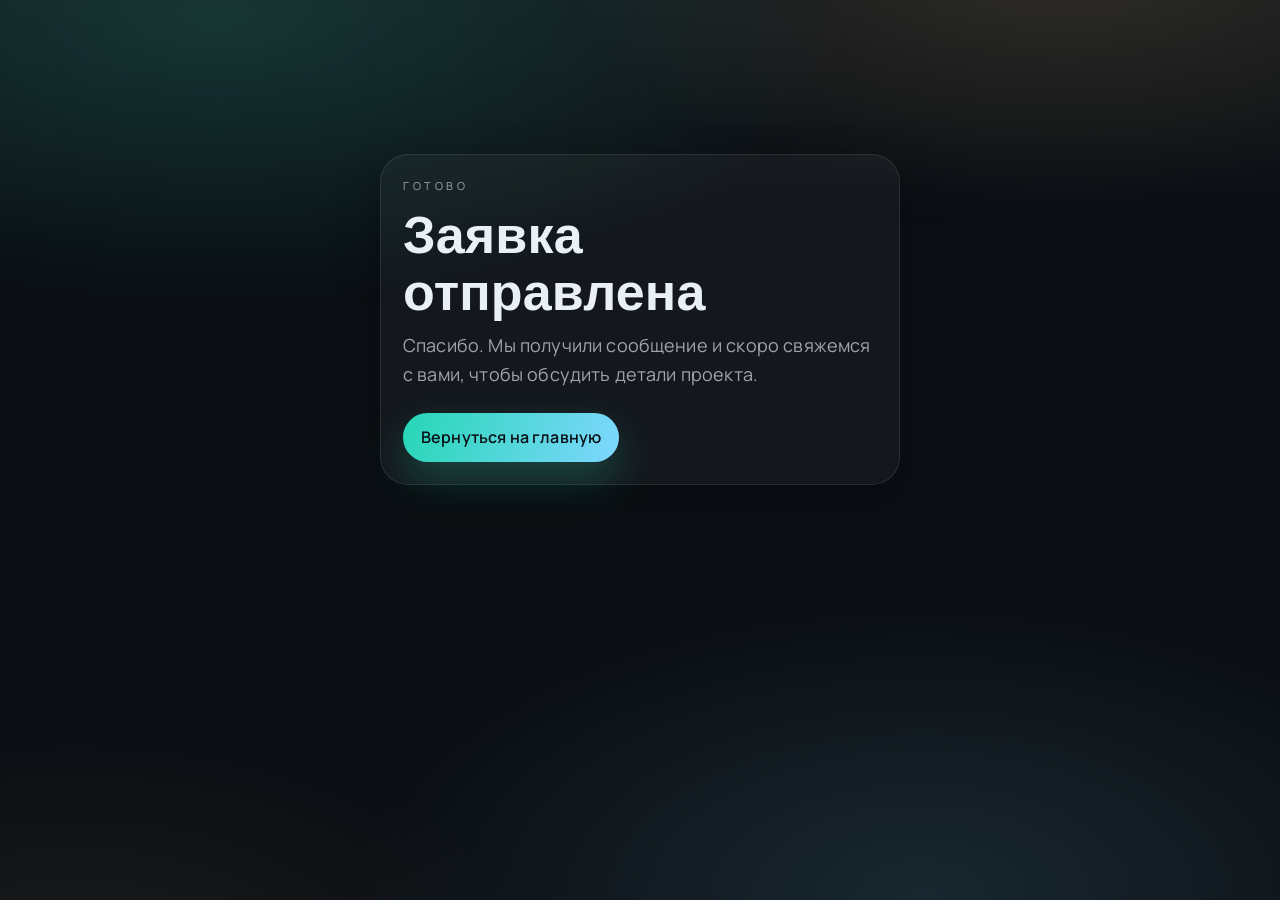
<file: success.html>
﻿<!doctype html>
<html lang="ru">
<head>
  <meta charset="utf-8" />
  <meta name="viewport" content="width=device-width,initial-scale=1" />
  <base href="/" />
  <title>Заявка отправлена — EVA</title>
  <meta name="robots" content="noindex, follow" />
  <link rel="icon" type="image/x-icon" href="static/assets/favicon.ico" />
  <link rel="preconnect" href="https://fonts.googleapis.com">
  <link rel="preconnect" href="https://fonts.gstatic.com" crossorigin>
  <link href="https://fonts.googleapis.com/css2?family=Space+Grotesk:wght@400;500;600;700&family=Manrope:wght@400;500;600;700&display=swap" rel="stylesheet">
  <link rel="stylesheet" href="static/style.css" />
</head>
<body>
  <main>
    <section class="section">
      <div class="container">
        <div class="contactCard" style="max-width:640px; margin:0 auto;">
          <div class="kicker">Готово</div>
          <h1 class="h2">Заявка отправлена</h1>
          <p class="lead" style="max-width:none; margin-bottom:24px;">
            Спасибо. Мы получили сообщение и скоро свяжемся с вами, чтобы обсудить детали проекта.
          </p>
          <a class="btn btn--primary" href="/">Вернуться на главную</a>
        </div>
      </div>
    </section>
  </main>
</body>
</html>
</file>
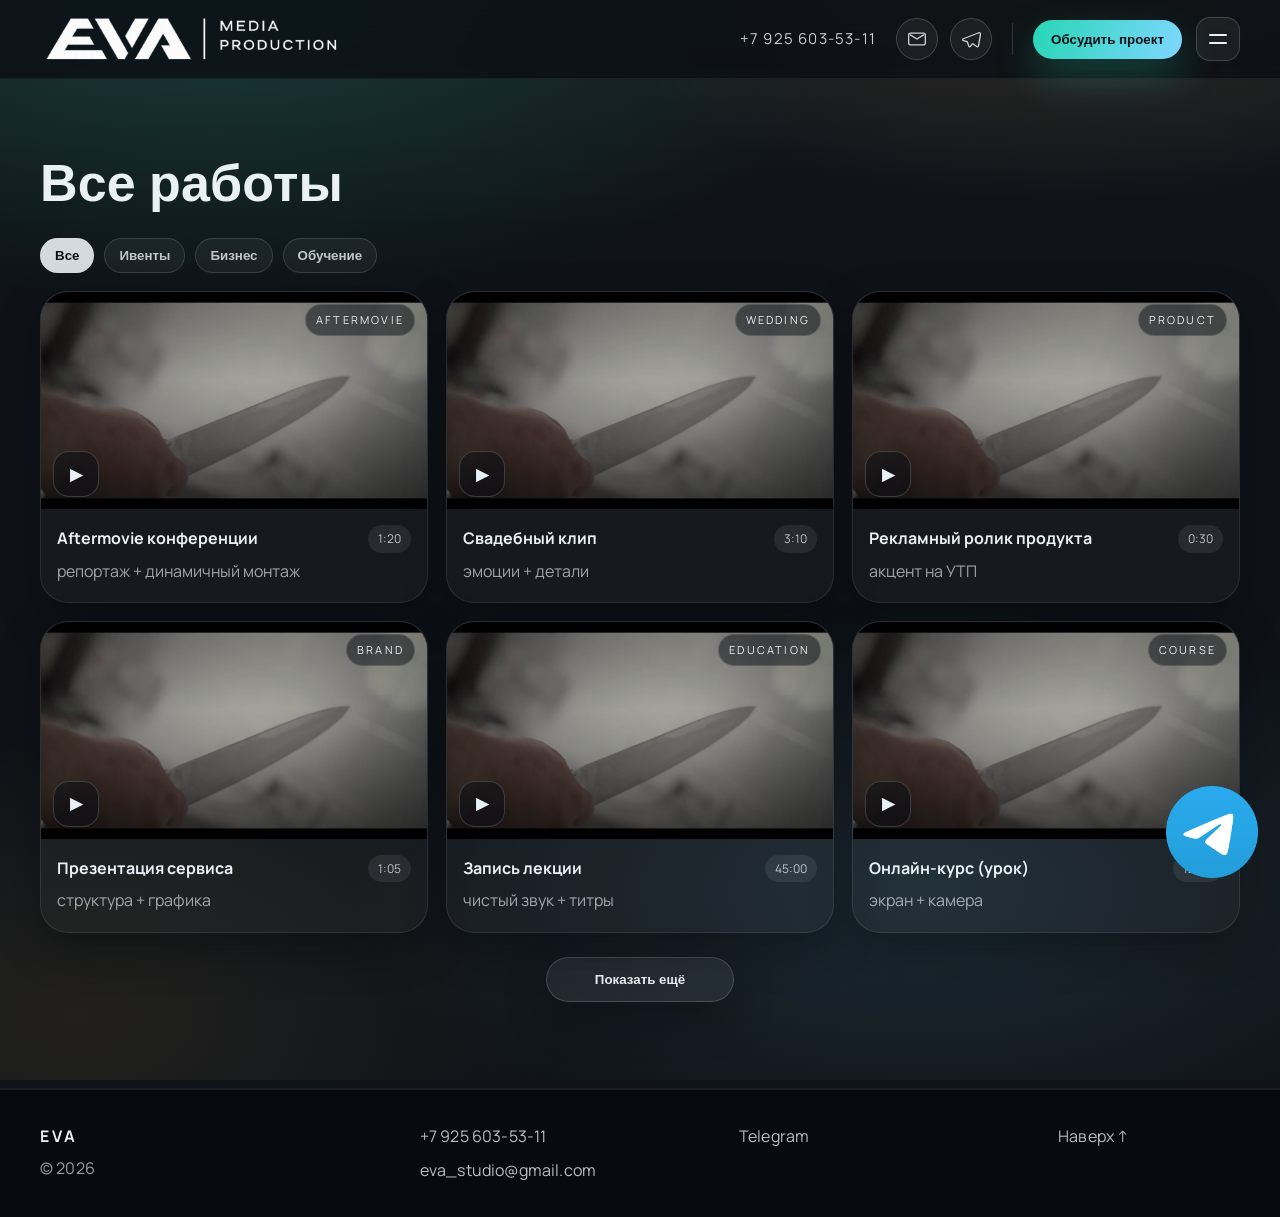
<file: works.html>
﻿<!doctype html>
<html lang="ru">
<head>
  <meta charset="utf-8" />
  <meta name="viewport" content="width=device-width,initial-scale=1" />
  <title>Все работы — EVA</title>
  <meta name="description" content="Все работы EVA: ивенты, бизнес-видео, рекламные ролики, обучение и постпродакшн под разные задачи и площадки." />
  <meta name="theme-color" content="#0b0f14" />
  <meta property="og:title" content="Все работы — EVA" />
  <meta property="og:description" content="Все работы EVA: ивенты, бизнес-видео, рекламные ролики, обучение и постпродакшн под разные задачи и площадки." />
  <meta property="og:type" content="website" />
  <meta property="og:locale" content="ru_RU" />
  <meta property="og:image" content="static/assets/og-cover.svg" />
  <meta property="og:image:alt" content="EVA — видеопродакшн" />
  <meta name="twitter:card" content="summary_large_image" />
  <link rel="icon" type="image/x-icon" href="static/assets/favicon.ico" />
  <link rel="preconnect" href="https://fonts.googleapis.com">
  <link rel="preconnect" href="https://fonts.gstatic.com" crossorigin>
  <link href="https://fonts.googleapis.com/css2?family=Space+Grotesk:wght@400;500;600;700&family=Manrope:wght@400;500;600;700&display=swap" rel="stylesheet">
  <link rel="stylesheet" href="static/style.css" />
  <script>document.documentElement.classList.add('js');</script>
  <script type="application/ld+json">
  {
    "@context": "https://schema.org",
    "@type": "Organization",
    "name": "EVA",
    "email": "eva_studio@gmail.com",
    "telephone": "+7 925 603-53-11",
    "address": {
      "@type": "PostalAddress",
      "addressLocality": "Москва",
      "addressCountry": "RU"
    },
    "sameAs": [
      "https://t.me/molodoyeg"
    ]
  }
  </script>
</head>
<body class="page-works">
  <header class="header">
    <div class="container header__inner">
      <a class="logo" href="/" aria-label="На главную">
        <img class="logo__img" src="static/assets/logo-header.png" alt="EVA" />
      </a>

      <div class="header__right">
        <a class="header__phone" href="tel:+79256035311">+7 925 603-53-11</a>
        <div class="header__icons">
          <a class="iconLink" href="mailto:eva_studio@gmail.com" aria-label="Email">
            <svg viewBox="0 0 24 24" aria-hidden="true">
              <path d="M4 5h16a2 2 0 0 1 2 2v10a2 2 0 0 1-2 2H4a2 2 0 0 1-2-2V7a2 2 0 0 1 2-2zm0 2 8 5 8-5M4 7l8 5 8-5" fill="none" stroke="currentColor" stroke-width="1.6" stroke-linecap="round" stroke-linejoin="round"/>
            </svg>
          </a>
          <a class="iconLink" href="https://t.me/molodoyeg" target="_blank" rel="noreferrer" aria-label="Telegram">
            <svg viewBox="0 0 24 24" aria-hidden="true">
              <path d="M21.5 4.5 2.8 11.7c-1.1.4-1.1 1.9.1 2.2l4.6 1.4 1.8 5.2c.3.9 1.4 1.1 2 .3l2.6-3.3 4.9 3.6c.8.6 2 .1 2.2-.9l2.4-14c.2-1-.8-1.8-1.9-1.7z" fill="none" stroke="currentColor" stroke-width="1.6" stroke-linecap="round" stroke-linejoin="round"/>
            </svg>
          </a>
        </div>
        <span class="header__divider" aria-hidden="true"></span>
        <button class="btn btn--primary header__cta" data-open-modal="leadModal">Обсудить проект</button>
      </div>

      <button class="burger" aria-label="Открыть меню" aria-expanded="false" data-burger>
        <span></span><span></span>
      </button>
    </div>

    <div class="mobileNav" data-mobile-nav>
      <div class="mobileNav__inner">
        <div class="mobileNav__links">
          <a href="/">Главная</a>
          <a href="/works" aria-current="page">Работы</a>
          <a href="/#process">Процесс</a>
          <a href="/#contact">Контакты</a>
        </div>
        <div class="mobileNav__actions">
          <button class="btn btn--ghost mobileNav__leadBtn" data-open-modal="leadModal">Обсудить проект</button>
          <button class="btn btn--primary mobileNav__briefBtn" data-open-modal="briefModal">Заполнить бриф</button>
        </div>
      </div>
    </div>
  </header>

  <main id="top">
<section class="section section--alt" id="works" data-work-section="catalog" data-work-batch="6">
      <div class="container">
        <div class="section__head">
          <h1 class="h2" data-reveal style="--delay: 120ms;">Все работы</h1>
        </div>

        <div class="worksToolbar" data-reveal>
          <div class="tabs">
            <button class="tab is-active" data-filter="all">Все</button>
            <button class="tab" data-filter="event">Ивенты</button>
            <button class="tab" data-filter="business">Бизнес</button>
            <button class="tab" data-filter="edu">Обучение</button>
          </div>
          <a class="worksToolbar__cta" href="/works">Смотреть все</a>
        </div>

        <div class="gridWork" id="workGrid">
          <button class="workCard" type="button" data-cat="event" data-reveal
            data-open-modal="workModal"
            data-work-title="Aftermovie конференции"
            data-work-tag="Aftermovie"
            data-work-dur="1:20"
            data-work-note="репортаж + динамичный монтаж"
            data-work-video-mp4="static/assets/showreel_720p.mp4"
            data-work-poster="static/assets/showreel_poster.webp"
            aria-label="Aftermovie конференции — 1:20">
            <div class="workCard__thumb" aria-hidden="true">
              <video class="workCard__video" muted playsinline preload="none" poster="static/assets/showreel_poster.webp">
                <source src="static/assets/showreel_preview.mp4" type="video/mp4">
              </video>
              <div class="workCard__play">▶</div>
              <div class="frameTag">Aftermovie</div>
            </div>
            <div class="workCard__body">
              <div class="workCard__top">
                <div class="workCard__title">Aftermovie конференции</div>
                <div class="workCard__dur">1:20</div>
              </div>
              <div class="workCard__note">репортаж + динамичный монтаж</div>
            </div>
          </button>

          <button class="workCard" type="button" data-cat="event" data-reveal style="--delay: 90ms;"
            data-open-modal="workModal"
            data-work-title="Свадебный клип"
            data-work-tag="Wedding"
            data-work-dur="3:10"
            data-work-note="эмоции + детали"
            data-work-video-mp4="static/assets/showreel_720p.mp4"
            data-work-poster="static/assets/showreel_poster.webp"
            aria-label="Свадебный клип — 3:10">
            <div class="workCard__thumb" aria-hidden="true">
              <video class="workCard__video" muted playsinline preload="none" poster="static/assets/showreel_poster.webp">
                <source src="static/assets/showreel_preview.mp4" type="video/mp4">
              </video>
              <div class="workCard__play">▶</div>
              <div class="frameTag">Wedding</div>
            </div>
            <div class="workCard__body">
              <div class="workCard__top">
                <div class="workCard__title">Свадебный клип</div>
                <div class="workCard__dur">3:10</div>
              </div>
              <div class="workCard__note">эмоции + детали</div>
            </div>
          </button>

          <button class="workCard" type="button" data-cat="business" data-reveal style="--delay: 180ms;"
            data-open-modal="workModal"
            data-work-title="Рекламный ролик продукта"
            data-work-tag="Product"
            data-work-dur="0:30"
            data-work-note="акцент на УТП"
            data-work-video-mp4="static/assets/showreel_720p.mp4"
            data-work-poster="static/assets/showreel_poster.webp"
            aria-label="Рекламный ролик продукта — 0:30">
            <div class="workCard__thumb" aria-hidden="true">
              <video class="workCard__video" muted playsinline preload="none" poster="static/assets/showreel_poster.webp">
                <source src="static/assets/showreel_preview.mp4" type="video/mp4">
              </video>
              <div class="workCard__play">▶</div>
              <div class="frameTag">Product</div>
            </div>
            <div class="workCard__body">
              <div class="workCard__top">
                <div class="workCard__title">Рекламный ролик продукта</div>
                <div class="workCard__dur">0:30</div>
              </div>
              <div class="workCard__note">акцент на УТП</div>
            </div>
          </button>

          <button class="workCard" type="button" data-cat="business" data-reveal style="--delay: 270ms;"
            data-open-modal="workModal"
            data-work-title="Презентация сервиса"
            data-work-tag="Brand"
            data-work-dur="1:05"
            data-work-note="структура + графика"
            data-work-video-mp4="static/assets/showreel_720p.mp4"
            data-work-poster="static/assets/showreel_poster.webp"
            aria-label="Презентация сервиса — 1:05">
            <div class="workCard__thumb" aria-hidden="true">
              <video class="workCard__video" muted playsinline preload="none" poster="static/assets/showreel_poster.webp">
                <source src="static/assets/showreel_preview.mp4" type="video/mp4">
              </video>
              <div class="workCard__play">▶</div>
              <div class="frameTag">Brand</div>
            </div>
            <div class="workCard__body">
              <div class="workCard__top">
                <div class="workCard__title">Презентация сервиса</div>
                <div class="workCard__dur">1:05</div>
              </div>
              <div class="workCard__note">структура + графика</div>
            </div>
          </button>

          <button class="workCard" type="button" data-cat="edu" data-reveal style="--delay: 360ms;"
            data-open-modal="workModal"
            data-work-title="Запись лекции"
            data-work-tag="Education"
            data-work-dur="45:00"
            data-work-note="чистый звук + титры"
            data-work-video-mp4="static/assets/showreel_720p.mp4"
            data-work-poster="static/assets/showreel_poster.webp"
            aria-label="Запись лекции — 45:00">
            <div class="workCard__thumb" aria-hidden="true">
              <video class="workCard__video" muted playsinline preload="none" poster="static/assets/showreel_poster.webp">
                <source src="static/assets/showreel_preview.mp4" type="video/mp4">
              </video>
              <div class="workCard__play">▶</div>
              <div class="frameTag">Education</div>
            </div>
            <div class="workCard__body">
              <div class="workCard__top">
                <div class="workCard__title">Запись лекции</div>
                <div class="workCard__dur">45:00</div>
              </div>
              <div class="workCard__note">чистый звук + титры</div>
            </div>
          </button>

          <button class="workCard" type="button" data-cat="edu" data-reveal style="--delay: 450ms;"
            data-open-modal="workModal"
            data-work-title="Онлайн‑курс (урок)"
            data-work-tag="Course"
            data-work-dur="12:00"
            data-work-note="экран + камера"
            data-work-video-mp4="static/assets/showreel_720p.mp4"
            data-work-poster="static/assets/showreel_poster.webp"
            aria-label="Онлайн‑курс (урок) — 12:00">
            <div class="workCard__thumb" aria-hidden="true">
              <video class="workCard__video" muted playsinline preload="none" poster="static/assets/showreel_poster.webp">
                <source src="static/assets/showreel_preview.mp4" type="video/mp4">
              </video>
              <div class="workCard__play">▶</div>
              <div class="frameTag">Course</div>
            </div>
            <div class="workCard__body">
              <div class="workCard__top">
                <div class="workCard__title">Онлайн‑курс (урок)</div>
                <div class="workCard__dur">12:00</div>
              </div>
              <div class="workCard__note">экран + камера</div>
            </div>
          </button>

          <button class="workCard" type="button" data-cat="event" data-reveal hidden
            data-open-modal="workModal"
            data-work-title="Aftermovie форума"
            data-work-tag="Forum"
            data-work-dur="1:34"
            data-work-note="ритм события + детали площадки"
            data-work-video-mp4="static/assets/showreel_720p.mp4"
            data-work-poster="static/assets/showreel_poster.webp"
            aria-label="Aftermovie форума — 1:34">
            <div class="workCard__thumb" aria-hidden="true">
              <video class="workCard__video" muted playsinline preload="none" poster="static/assets/showreel_poster.webp">
                <source src="static/assets/showreel_preview.mp4" type="video/mp4">
              </video>
              <div class="workCard__play">▶</div>
              <div class="frameTag">Forum</div>
            </div>
            <div class="workCard__body">
              <div class="workCard__top">
                <div class="workCard__title">Aftermovie форума</div>
                <div class="workCard__dur">1:34</div>
              </div>
              <div class="workCard__note">ритм события + детали площадки</div>
            </div>
          </button>

          <button class="workCard" type="button" data-cat="event" data-reveal style="--delay: 90ms;" hidden
            data-open-modal="workModal"
            data-work-title="Репортаж с корпоратива"
            data-work-tag="Corporate"
            data-work-dur="2:08"
            data-work-note="живые эмоции + динамика"
            data-work-video-mp4="static/assets/showreel_720p.mp4"
            data-work-poster="static/assets/showreel_poster.webp"
            aria-label="Репортаж с корпоратива — 2:08">
            <div class="workCard__thumb" aria-hidden="true">
              <video class="workCard__video" muted playsinline preload="none" poster="static/assets/showreel_poster.webp">
                <source src="static/assets/showreel_preview.mp4" type="video/mp4">
              </video>
              <div class="workCard__play">▶</div>
              <div class="frameTag">Corporate</div>
            </div>
            <div class="workCard__body">
              <div class="workCard__top">
                <div class="workCard__title">Репортаж с корпоратива</div>
                <div class="workCard__dur">2:08</div>
              </div>
              <div class="workCard__note">живые эмоции + динамика</div>
            </div>
          </button>

          <button class="workCard" type="button" data-cat="business" data-reveal style="--delay: 180ms;" hidden
            data-open-modal="workModal"
            data-work-title="Имиджевый ролик компании"
            data-work-tag="Brand"
            data-work-dur="0:52"
            data-work-note="характер бренда + атмосфера"
            data-work-video-mp4="static/assets/showreel_720p.mp4"
            data-work-poster="static/assets/showreel_poster.webp"
            aria-label="Имиджевый ролик компании — 0:52">
            <div class="workCard__thumb" aria-hidden="true">
              <video class="workCard__video" muted playsinline preload="none" poster="static/assets/showreel_poster.webp">
                <source src="static/assets/showreel_preview.mp4" type="video/mp4">
              </video>
              <div class="workCard__play">▶</div>
              <div class="frameTag">Brand</div>
            </div>
            <div class="workCard__body">
              <div class="workCard__top">
                <div class="workCard__title">Имиджевый ролик компании</div>
                <div class="workCard__dur">0:52</div>
              </div>
              <div class="workCard__note">характер бренда + атмосфера</div>
            </div>
          </button>

          <button class="workCard" type="button" data-cat="business" data-reveal style="--delay: 270ms;" hidden
            data-open-modal="workModal"
            data-work-title="Видео-кейс для сервиса"
            data-work-tag="Case"
            data-work-dur="1:12"
            data-work-note="результат + структура подачи"
            data-work-video-mp4="static/assets/showreel_720p.mp4"
            data-work-poster="static/assets/showreel_poster.webp"
            aria-label="Видео-кейс для сервиса — 1:12">
            <div class="workCard__thumb" aria-hidden="true">
              <video class="workCard__video" muted playsinline preload="none" poster="static/assets/showreel_poster.webp">
                <source src="static/assets/showreel_preview.mp4" type="video/mp4">
              </video>
              <div class="workCard__play">▶</div>
              <div class="frameTag">Case</div>
            </div>
            <div class="workCard__body">
              <div class="workCard__top">
                <div class="workCard__title">Видео-кейс для сервиса</div>
                <div class="workCard__dur">1:12</div>
              </div>
              <div class="workCard__note">результат + структура подачи</div>
            </div>
          </button>

          <button class="workCard" type="button" data-cat="edu" data-reveal style="--delay: 360ms;" hidden
            data-open-modal="workModal"
            data-work-title="Серия уроков для курса"
            data-work-tag="Series"
            data-work-dur="18:00"
            data-work-note="серийная подача + единый стиль"
            data-work-video-mp4="static/assets/showreel_720p.mp4"
            data-work-poster="static/assets/showreel_poster.webp"
            aria-label="Серия уроков для курса — 18:00">
            <div class="workCard__thumb" aria-hidden="true">
              <video class="workCard__video" muted playsinline preload="none" poster="static/assets/showreel_poster.webp">
                <source src="static/assets/showreel_preview.mp4" type="video/mp4">
              </video>
              <div class="workCard__play">▶</div>
              <div class="frameTag">Series</div>
            </div>
            <div class="workCard__body">
              <div class="workCard__top">
                <div class="workCard__title">Серия уроков для курса</div>
                <div class="workCard__dur">18:00</div>
              </div>
              <div class="workCard__note">серийная подача + единый стиль</div>
            </div>
          </button>

          <button class="workCard" type="button" data-cat="edu" data-reveal style="--delay: 450ms;" hidden
            data-open-modal="workModal"
            data-work-title="Вебинар с графикой"
            data-work-tag="Webinar"
            data-work-dur="56:00"
            data-work-note="монтаж материала + визуальные акценты"
            data-work-video-mp4="static/assets/showreel_720p.mp4"
            data-work-poster="static/assets/showreel_poster.webp"
            aria-label="Вебинар с графикой — 56:00">
            <div class="workCard__thumb" aria-hidden="true">
              <video class="workCard__video" muted playsinline preload="none" poster="static/assets/showreel_poster.webp">
                <source src="static/assets/showreel_preview.mp4" type="video/mp4">
              </video>
              <div class="workCard__play">▶</div>
              <div class="frameTag">Webinar</div>
            </div>
            <div class="workCard__body">
              <div class="workCard__top">
                <div class="workCard__title">Вебинар с графикой</div>
                <div class="workCard__dur">56:00</div>
              </div>
              <div class="workCard__note">монтаж материала + визуальные акценты</div>
            </div>
          </button>
        </div>
        <div class="worksMore" data-work-more-wrap hidden>
          <button class="btn btn--ghost worksMore__btn" type="button" data-work-more>Показать ещё</button>
        </div>
      </div>
    </section>

    <!-- Процесс -->
    </main>

<footer class="footer" id="footer">
    <div class="container footer__grid">
      <div>
        <div class="footer__brand">EVA</div>
        <div class="footer__muted">© 2026</div>
      </div>

      <div class="footer__links">
        <a href="tel:+79256035311">+7 925 603-53-11</a>
        <a href="mailto:eva_studio@gmail.com">eva_studio@gmail.com</a>
      </div>

      <div class="footer__links">
        <a href="https://t.me/molodoyeg" target="_blank" rel="noreferrer">Telegram</a>
      </div>

      <div class="footer__links">
        <a href="#top">Наверх ↑</a>
      </div>
    </div>
  </footer>

  <a class="tgFloat" href="https://t.me/molodoyeg" target="_blank" rel="noreferrer" aria-label="Написать в Telegram">
    <img src="static/assets/tg2.webp" alt="" loading="lazy" decoding="async">
  </a>

  <!-- Lead Modal (Clapperboard) -->
  <div class="modal" id="leadModal" aria-hidden="true">
    <div class="modal__backdrop" data-close-modal></div>

    <div class="modal__panel clapper" role="dialog" aria-modal="true" aria-labelledby="modalTitle" tabindex="-1">
      <div class="clapper__top" aria-hidden="true"></div>

      <div class="clapper__header">
        <div>
          <div class="kicker">Заявка</div>
          <h3 id="modalTitle" class="h3">Расскажите про проект</h3>
        </div>
        <button class="iconBtn" aria-label="Закрыть" data-close-modal>✕</button>
      </div>

      <form class="form clapper__form" id="leadForm" action="/lead" method="post" data-api="/api/lead" data-success-message="Заявка отправлена. Скоро свяжемся с вами." novalidate>
        <div class="formTrap" aria-hidden="true">
          <label>
            Leave empty
            <input name="website" tabindex="-1" autocomplete="off" />
          </label>
        </div>
        <input type="hidden" name="form_ts" value="">

        <label class="field">
          <span>Имя</span>
          <input name="name" placeholder="Как к вам обращаться" required />
        </label>

        <div class="form__row">
          <label class="field">
            <span>Телефон</span>
            <input name="phone" placeholder="+7 ..." inputmode="tel" autocomplete="tel" />
          </label>

          <label class="field">
            <span>Email</span>
            <input name="email" placeholder="you@email.com" type="email" autocomplete="email" />
          </label>

          <label class="field">
            <span>Telegram (необязательно)</span>
            <input name="telegram" placeholder="@username" autocomplete="off" />
          </label>
        </div>

        <label class="field">
          <span>Что нужно смонтировать?</span>
          <textarea name="message" rows="4" placeholder="Цель, формат, сроки, стиль…"></textarea>
        </label>

        <div class="form__actions">
          <button class="btn btn--primary" type="submit">Отправить</button>
        </div>

        <div class="form__status" role="status" aria-live="polite"></div>
      </form>
    </div>
  </div>

  <!-- Brief Modal -->
  <div class="modal" id="briefModal" aria-hidden="true">
    <div class="modal__backdrop" data-close-modal></div>

    <div class="modal__panel clapper briefPanel" role="dialog" aria-modal="true" aria-labelledby="briefTitle" tabindex="-1">
      <div class="clapper__top" aria-hidden="true"></div>

      <div class="clapper__header">
        <div>
          <div class="kicker">Бриф</div>
          <h3 id="briefTitle" class="h3">Короткая анкета</h3>
        </div>
        <button class="iconBtn" aria-label="Закрыть" data-close-modal>✕</button>
      </div>

      <form class="form clapper__form" id="briefForm" action="/brief" method="post" data-api="/api/brief" data-success-message="Бриф отправлен. Мы изучим его и скоро свяжемся." novalidate>
        <div class="formTrap" aria-hidden="true">
          <label>
            Leave empty
            <input name="website" tabindex="-1" autocomplete="off" />
          </label>
        </div>
        <input type="hidden" name="form_ts" value="">

        <label class="field">
          <span>Цель ролика</span>
          <input name="goal" placeholder="Продажи, узнаваемость, обучение..." required />
        </label>

        <label class="field">
          <span>Аудитория</span>
          <input name="audience" placeholder="Кто ваш зритель?" />
        </label>

        <div class="form__row">
          <label class="field">
            <span>Формат</span>
            <input name="format" placeholder="16:9, 9:16, 1:1" />
          </label>

          <label class="field">
            <span>Длительность</span>
            <input name="duration" placeholder="сек/мин" />
          </label>
        </div>

        <div class="form__row">
          <label class="field">
            <span>Площадка</span>
            <input name="platform" placeholder="YouTube, Instagram, VK..." />
          </label>

          <label class="field">
            <span>Сроки</span>
            <input name="deadline" placeholder="Дата/период" />
          </label>
        </div>

        <label class="field">
          <span>Референсы (ссылки)</span>
          <textarea name="refs" rows="3" placeholder="2–3 ссылки на понравившиеся ролики"></textarea>
        </label>

        <label class="field">
          <span>Материалы и объём исходников</span>
          <textarea name="materials" rows="3" placeholder="Сколько исходников, есть ли звук/графика"></textarea>
        </label>

        <div class="form__row">
          <label class="field">
            <span>Графика/титры</span>
            <input name="graphics" placeholder="Нужно/не нужно" />
          </label>

          <label class="field">
            <span>Количество правок</span>
            <input name="revisions" placeholder="1–2 раунда" />
          </label>
        </div>

        <div class="form__row">
          <label class="field">
            <span>Бюджет (опционально)</span>
            <input name="budget" placeholder="Вилка" />
          </label>

          <label class="field">
            <span>Контакт для связи</span>
            <input name="contact" placeholder="Телефон/Telegram" required />
          </label>
        </div>

        <div class="form__actions">
          <button class="btn btn--primary" type="submit">Отправить бриф</button>
          <div class="form__hint">После отправки свяжемся и уточним детали.</div>
        </div>

        <div class="form__status" role="status" aria-live="polite"></div>
      </form>
    </div>
  </div>

  <!-- Work Modal -->
  <div class="modal" id="workModal" aria-hidden="true">
    <div class="modal__backdrop" data-close-modal></div>
    <div class="modal__panel workPanel" role="dialog" aria-modal="true" aria-labelledby="workTitle" tabindex="-1">
      <div class="modal__head workModal__head">
        <div class="workModal__intro">
          <h3 id="workTitle" class="h3 workModal__title">Проект</h3>
        </div>
        <button class="iconBtn" aria-label="Закрыть" data-close-modal>✕</button>
      </div>

      <div class="workModal__body">
        <div class="workModal__media">
          <video class="workModal__video" controls preload="metadata" playsinline aria-label="Видеоплеер">
            <source data-work-source="webm" type="video/webm">
            <source data-work-source="mp4" type="video/mp4">
          </video>
          <div class="workModal__placeholder" data-work-fallback>Видео скоро будет здесь</div>
        </div>
        <div class="workModal__meta">
          <p class="muted workModal__note" data-work-note></p>
          <div class="workModal__actions">
            <button class="btn btn--primary workModal__btn" data-open-modal="leadModal">Обсудить проект</button>
            <button class="btn btn--ghost workModal__btn" data-close-modal>Закрыть</button>
          </div>
        </div>
      </div>
    </div>
  </div>

  <script src="static/app.js"></script>
</body>
</html>
</file>
<file: static/style.css>
﻿:root{
  --bg: #0b0f14;
  --bg-2: #0f1620;
  --text: #e9f0f6;
  --muted: rgba(233,240,246,.65);
  --soft: rgba(233,240,246,.12);
  --line: rgba(233,240,246,.12);

  --accent: #26d6b5;
  --accent-2: #f6c16b;
  --accent-3: #7fd7ff;

  --shadow: 0 28px 70px rgba(2,6,10,.55);
  --shadow-soft: 0 16px 40px rgba(2,6,10,.35);

  --radius: 22px;
  --radius-lg: 28px;

  --header-h: 68px;

  --font-display: "Space Grotesk", sans-serif;
  --font-body: "Manrope", sans-serif;
}

*{box-sizing:border-box}
html,body{height:100%}
html{
  scroll-behavior:smooth;
  scroll-padding-top: calc(var(--header-h) + 24px);
}
body{
  margin:0;
  min-height:100svh;
  display:flex;
  flex-direction:column;
  font-family:var(--font-body);
  color:var(--text);
  line-height:1.6;
  background: var(--bg);
  letter-spacing:.01em;
  overflow-x:hidden;
  -webkit-text-size-adjust: 100%;
}
body::before{
  content:"";
  position:fixed;
  inset:-10% -5% auto -5%;
  height:60vh;
  background:
    radial-gradient(900px 420px at 20% 20%, rgba(38,214,181,.16), transparent 70%),
    radial-gradient(700px 340px at 80% 10%, rgba(246,193,107,.12), transparent 70%),
    linear-gradient(180deg, rgba(255,255,255,.05), transparent 60%);
  pointer-events:none;
  z-index:-2;
}
body::after{
  content:"";
  position:fixed;
  inset:auto -5% -20% -5%;
  height:70vh;
  background:
    radial-gradient(820px 420px at 70% 70%, rgba(127,215,255,.12), transparent 70%),
    radial-gradient(700px 420px at 10% 90%, rgba(246,193,107,.08), transparent 70%);
  pointer-events:none;
  z-index:-2;
}

a{color:inherit; text-decoration:none}
img{max-width:100%; display:block}
:where([id]){scroll-margin-top: calc(var(--header-h) + 24px)}

:focus-visible{
  outline: 2px solid var(--accent-3);
  outline-offset: 3px;
}
input:focus-visible,
textarea:focus-visible{outline: none}
.modal__panel:focus{outline: none}

.container{width:min(1200px, calc(100% - 56px)); margin:0 auto}

.kicker{
  font-size:11px;
  letter-spacing:.32em;
  text-transform:uppercase;
  color:var(--muted);
  margin-bottom:12px;
}

.h1, .h2, .h3, .hero__title{
  font-family:var(--font-display);
  font-weight:600;
}
.h1{
  font-size: clamp(46px, 6vw, 82px);
  line-height:1.02;
  margin:0 0 14px;
}
.h2{
  font-size: clamp(30px, 4.2vw, 52px);
  line-height:1.1;
  margin:0 0 10px;
}
.h3{
  font-size:20px;
  margin:0 0 8px;
}
.h2--bigger{
  font-size: clamp(34px, 4.6vw, 56px);
  line-height:1.08;
}
.h3--bigger{
  font-size:22px;
  line-height:1.15;
}

.lead{
  font-size:18px;
  color:var(--muted);
  margin:0 0 18px;
  max-width:62ch;
}
.muted{color:var(--muted)}

.btn{
  border:1px solid rgba(233,240,246,.2);
  background: rgba(233,240,246,.06);
  color:var(--text);
  padding:12px 18px;
  border-radius:999px;
  font-weight:600;
  cursor:pointer;
  transition: transform .2s ease, background .2s ease, border-color .2s ease, box-shadow .2s ease, opacity .2s ease;
  display:inline-flex;
  align-items:center;
  gap:10px;
}
.btn:hover{
  transform: translateY(-2px);
  border-color: rgba(233,240,246,.35);
  box-shadow: var(--shadow-soft);
}
.btn--primary{
  background: linear-gradient(110deg, var(--accent), var(--accent-3));
  color:#0a1117;
  border:0;
  box-shadow: 0 18px 40px rgba(38,214,181,.25);
}
.btn--primary:hover{opacity:.96}
.btn--ghost{background: rgba(233,240,246,.08)}
.btn--block{width:100%; justify-content:center}

.header{
  position: fixed;
  top:0;
  left:0;
  right:0;
  z-index:20;
  backdrop-filter: blur(16px);
  background: rgba(11,15,20,.78);
  border-bottom: 1px solid rgba(233,240,246,.06);
}
.header__inner{
  display:flex;
  align-items:center;
  justify-content:space-between;
  min-height: var(--header-h);
  padding:12px 0;
  gap:14px;
}
main{
  flex:1;
  padding-top: var(--header-h);
}
.logo{
  display:flex;
  align-items:center;
  gap:0;
  font-weight:700;
  letter-spacing:0;
  text-transform:none;
}
.logo__img{
  display:block;
  width:auto;
  height:54px;
  max-width:min(320px, 48vw);
  object-fit:contain;
}
.logo__mark{
  width:14px;
  height:14px;
  border-radius:5px;
  background: linear-gradient(135deg, var(--accent), var(--accent-2));
}
.logo__text{font-size:12px}

.header__right{
  display:flex;
  gap:20px;
  align-items:center;
  margin-left:auto;
}
.header__phone{
  font-size:15px;
  color:rgba(233,240,246,.85);
  letter-spacing:.08em;
  white-space:nowrap;
}
.header__icons{display:flex; gap:12px; align-items:center}
.header__divider{
  width:1px;
  height:32px;
  background: rgba(233,240,246,.16);
}
.iconLink{
  width:42px;
  height:42px;
  display:inline-flex;
  align-items:center;
  justify-content:center;
  border-radius:999px;
  border:1px solid rgba(233,240,246,.18);
  background:rgba(233,240,246,.06);
  color:rgba(233,240,246,.85);
  transition: transform .2s ease, border-color .2s ease, color .2s ease;
}
.iconLink:hover{
  transform: translateY(-1px);
  border-color: rgba(233,240,246,.35);
  color: var(--accent-3);
}
.iconLink svg{width:20px; height:20px}

.burger{
  display:inline-flex;
  align-items:center;
  justify-content:center;
  flex-direction:column;
  gap:6px;
  flex:0 0 auto;
  width:44px;
  height:44px;
  border-radius:14px;
  border:1px solid rgba(233,240,246,.18);
  background:rgba(233,240,246,.06);
  cursor:pointer;
}
.burger span{
  display:block;
  height:2px;
  width:18px;
  background:var(--text);
  border-radius:2px;
}

.mobileNav{
  display:none;
  position:absolute;
  top:100%;
  left:0;
  right:0;
  padding:16px 0 22px;
  border-top:1px solid rgba(233,240,246,.1);
  background:rgba(11,15,20,.96);
  box-shadow: var(--shadow-soft);
}
.mobileNav.is-open{display:block}
.mobileNav__inner{
  width:min(1200px, calc(100% - 56px));
  margin:0 auto;
  display:flex;
  align-items:center;
  justify-content:space-between;
  gap:24px;
}
.mobileNav__links{
  display:flex;
  flex-wrap:wrap;
  gap:12px 24px;
  align-items:center;
  justify-content:flex-start;
}
.mobileNav__links a{
  font-size:15px;
  color:rgba(233,240,246,.85);
  white-space:nowrap;
}
.mobileNav__actions{
  display:flex;
  align-items:center;
  gap:12px;
  justify-self:auto;
  margin-right:58px;
}
.mobileNav__actions .btn--primary{
  width: var(--desktop-header-cta-w, auto);
  justify-content:center;
  flex: 0 0 auto;
}
.mobileNav__leadBtn{
  display:none;
}

.heroReel{
  position: relative;
  width: 100%;
  min-height: calc(100vh - var(--header-h));
  height: calc(100svh - var(--header-h));
  overflow: hidden;
  background: #090d12;
}
.heroReel__video{
  position:absolute;
  inset:0;
  width:100%;
  height:100%;
  object-fit: cover;
  transform: scale(1.03);
  filter: contrast(1.08) saturate(1.12);
  opacity: 1;
  transition: filter .45s ease, transform .45s ease, opacity .3s ease;
}
.heroReel__video.is-preview-frame{
  transform: scale(1.03);
  filter: blur(5px) contrast(.99) saturate(.92) brightness(.76);
}
.heroReel__overlay{
  position:absolute;
  inset:0;
  background:
    linear-gradient(180deg, rgba(9,13,18,.25), rgba(9,13,18,.92) 78%),
    radial-gradient(900px 380px at 20% 20%, rgba(38,214,181,.2), transparent 70%);
}
.heroReel__grain{
  position:absolute;
  inset:0;
  background-image: url('data:image/svg+xml;utf8,<svg xmlns="http://www.w3.org/2000/svg" width="120" height="120" viewBox="0 0 120 120"><filter id="n"><feTurbulence type="fractalNoise" baseFrequency="0.9" numOctaves="2" stitchTiles="stitch"/></filter><rect width="120" height="120" filter="url(%23n)" opacity="0.08"/></svg>');
  mix-blend-mode: soft-light;
  pointer-events:none;
}
.heroReel__content{
  position:relative;
  min-height: 100%;
  display:flex;
  flex-direction:column;
  justify-content:flex-end;
  padding: clamp(80px, 12vh, 140px) 0 clamp(40px, 8vh, 90px);
  z-index:1;
}
.hero__kicker{
  font-size:12px;
  text-transform:uppercase;
  letter-spacing:.34em;
  color:rgba(233,240,246,.7);
}
.hero__brand{
  font-family:var(--font-display);
  font-size: clamp(46px, 7vw, 92px);
  line-height:1.08;
  margin:16px 0 20px;
  letter-spacing:.02em;
}
.hero__brand-accent{
  color: var(--accent);
}
.hero__typed{
  font-family:var(--font-display);
  font-size: clamp(20px, 2.4vw, 30px);
  letter-spacing:.02em;
  margin:16px 0 20px;
}
.typed{
  color: var(--accent-2);
}
.typed__cursor{
  display:inline-block;
  margin-left:4px;
  color:rgba(233,240,246,.9);
  animation: blink 1s steps(2, start) infinite;
}
.hero__title{
  font-size: clamp(46px, 7vw, 92px);
  line-height:1.01;
  margin:16px 0 14px;
  max-width: 16ch;
}
.hero__lead{
  font-size:19px;
  color:rgba(233,240,246,.78);
  max-width:64ch;
  margin:0 0 40px;
}
.hero__actions{display:flex; gap:14px; flex-wrap:wrap}
.hero__badges{display:flex; gap:10px; margin-top:18px; flex-wrap:wrap}
.badge{
  padding:6px 12px;
  border-radius:999px;
  border:1px solid rgba(233,240,246,.16);
  background: rgba(233,240,246,.05);
  font-size:12px;
  letter-spacing:.18em;
  text-transform:uppercase;
}
.hero__stats{
  margin-top:26px;
  display:flex;
  gap:24px;
  flex-wrap:wrap;
}
.stat{
  min-width:140px;
  padding:10px 16px;
  border-radius:999px;
  border:1px solid rgba(233,240,246,.12);
  background:rgba(11,15,20,.5);
  backdrop-filter: blur(10px);
}
.stat__num{font-size:20px; font-weight:700}
.stat__label{font-size:12px; color:var(--muted)}
.hero__clients{
  display:flex;
  justify-content:space-between;
  align-items:center;
  gap:20px;
  margin-top:34px;
}
.hero__clients-label{
  font-size:16px;
  font-family:var(--font-display);
  letter-spacing:.06em;
  text-transform:uppercase;
  color:var(--accent);
}
.clientLogos{
  display:flex;
  flex-wrap:wrap;
  gap:16px;
  justify-content:flex-end;
}
.clientLogo{
  font-size:12px;
  letter-spacing:.28em;
  text-transform:uppercase;
  color:rgba(233,240,246,.45);
  transition: color .2s ease, transform .2s ease;
  user-select:none;
}
.clientLogo:hover{
  color: var(--accent-3);
  transform: translateY(-1px);
}

.section{padding:86px 0}
.section--alt{
  background: rgba(233,240,246,.02);
  border-top:1px solid rgba(233,240,246,.05);
  border-bottom:1px solid rgba(233,240,246,.05);
}
.section__head{margin-bottom:26px; max-width:80ch}

.suite__grid{
  display:block;
}
.suite__copy{
  width:100%;
  text-align:left;
}
.suite__title-main{
  max-width: none;
  margin: 0 0 24px;
}
.suite__text{
  max-width: none;
  margin: 0 0 14px;
  color: rgba(233,240,246,.74);
  font-size: 19px;
  line-height: 1.75;
}
.suite__text--lead{
  color: rgba(233,240,246,.84);
}
.suite__previews{
  display:grid;
  grid-template-columns: repeat(2, minmax(0, 1fr));
  gap:22px;
  margin-top:34px;
}
.previewCard{
  appearance:none;
  padding:0;
  width:100%;
  text-align:left;
  color:inherit;
  cursor:pointer;
  position:relative;
  overflow:hidden;
  aspect-ratio: 16 / 9;
  border-radius: var(--radius-lg);
  border:1px solid rgba(233,240,246,.12);
  background:
    radial-gradient(260px 140px at 12% 10%, rgba(38,214,181,.14), transparent 70%),
    rgba(233,240,246,.03);
  box-shadow: var(--shadow-soft);
  transition: transform .25s ease, border-color .25s ease, box-shadow .25s ease;
}
.previewCard:hover{
  transform: translateY(-4px);
  border-color: rgba(233,240,246,.26);
  box-shadow: var(--shadow);
}
.previewCard:focus-visible{
  border-color: rgba(127,215,255,.72);
  box-shadow: 0 0 0 3px rgba(127,215,255,.16), var(--shadow);
}
.previewCard::after{
  content:"";
  position:absolute;
  inset:0;
  background: linear-gradient(180deg, rgba(9,13,18,.16), rgba(9,13,18,.74));
  pointer-events:none;
}
.previewCard__video{
  display:block;
  width:100%;
  height:100%;
  object-fit:cover;
  opacity: 1;
  filter: grayscale(.12) saturate(.78) brightness(.76);
  transform: scale(1.01);
  transition: transform .35s ease, filter .25s ease, opacity .25s ease;
}
.previewCard__video.is-preview-ready{
  opacity: 1;
}
.previewCard__video--alt{
  object-position: 78% center;
}
.previewCard__video.is-preview-frame{
  filter: blur(4px) grayscale(.03) saturate(.88) brightness(.78);
  transform: scale(1.02);
}
.previewCard:hover .previewCard__video{
  opacity: 1;
  filter: grayscale(0) saturate(1) brightness(1);
  transform: scale(1.04);
}

.strip{padding:26px 0; border-top:1px solid rgba(233,240,246,.08); border-bottom:1px solid rgba(233,240,246,.08)}
.strip__row{display:flex; align-items:center; justify-content:space-between; gap:24px}
.strip__label{font-size:12px; letter-spacing:.3em; text-transform:uppercase; color:var(--muted)}
.strip__items{display:flex; gap:18px; flex-wrap:wrap; color:rgba(233,240,246,.7); font-size:13px}
.strip__items span{padding:6px 10px; border-radius:999px; border:1px solid rgba(233,240,246,.08)}
.workFormats{margin:8px 0 24px}

.grid3{
  display:grid;
  grid-template-columns: repeat(3, 1fr);
  gap:18px;
}
.cardsCenter .card{text-align:left}
.card{
  position:relative;
  border:1px solid rgba(233,240,246,.1);
  background:
    radial-gradient(240px 120px at 10% 0%, rgba(38,214,181,.12), transparent 60%),
    rgba(233,240,246,.04);
  border-radius: var(--radius);
  padding:24px 22px;
  box-shadow: var(--shadow-soft);
  overflow:hidden;
}
.card__index{
  font-size:12px;
  letter-spacing:.28em;
  color:rgba(233,240,246,.6);
  margin-bottom:12px;
}

.worksToolbar{
  display:flex;
  align-items:center;
  justify-content:space-between;
  gap:16px;
  margin:10px 0 18px;
}
.worksToolbar .tabs{
  margin:0;
}
.worksToolbar__cta{
  display:inline-flex;
  align-items:center;
  min-height:42px;
  padding:9px 14px;
  white-space:nowrap;
  color: rgba(233,240,246,.86);
  font-size:14px;
  font-weight:600;
  text-decoration: underline;
  text-decoration-thickness: 1px;
  text-underline-offset: 6px;
  transition: opacity .2s ease, transform .2s ease, color .2s ease;
}
.worksToolbar__cta:hover{
  color: var(--text);
  opacity: 1;
  transform: translateY(-1px);
}
.page-works .worksToolbar__cta{
  display:none;
}
.tabs{display:flex; gap:10px; flex-wrap:wrap; margin:10px 0 18px}
.tab{
  border:1px solid rgba(233,240,246,.14);
  background: rgba(233,240,246,.05);
  color: rgba(233,240,246,.8);
  padding:9px 14px;
  border-radius:999px;
  cursor:pointer;
  font-weight:600;
  transition: transform .15s ease, opacity .15s ease, border-color .15s ease;
}
.tab:hover{transform: translateY(-1px); opacity:.95; border-color:rgba(233,240,246,.35)}
.tab.is-active{
  background: rgba(233,240,246,.9);
  color:#0b1117;
}

.gridWork{
  display:grid;
  grid-template-columns: repeat(3, 1fr);
  gap:18px;
}
.workCard{
  appearance:none;
  text-align:left;
  font: inherit;
  color: inherit;
  cursor:pointer;
  padding:0;
  width:100%;
  border:1px solid rgba(233,240,246,.1);
  border-radius: var(--radius-lg);
  overflow:hidden;
  background: rgba(233,240,246,.03);
  transition: transform .2s ease, box-shadow .2s ease, border-color .2s ease;
  box-shadow: var(--shadow-soft);
}
.workCard:hover{
  transform: translateY(-4px);
  box-shadow: var(--shadow);
  border-color: rgba(233,240,246,.25);
}
.workCard:focus-visible{
  border-color: rgba(127,215,255,.7);
  box-shadow: 0 0 0 3px rgba(127,215,255,.2), var(--shadow-soft);
}
.workEmpty{
  border:1px solid rgba(233,240,246,.12);
  border-radius: var(--radius-lg);
  background:
    radial-gradient(520px 240px at 15% 20%, rgba(38,214,181,.14), transparent 60%),
    rgba(233,240,246,.03);
  padding:28px;
  display:grid;
  gap:12px;
  box-shadow: var(--shadow-soft);
}
.workEmpty__title{
  font-family: var(--font-display);
  font-weight:600;
  font-size: clamp(22px, 3vw, 30px);
}
.workEmpty__actions{display:flex; gap:12px; flex-wrap:wrap}
.workCard__thumb{
  aspect-ratio: 16/9;
  position:relative;
  overflow:hidden;
  background:
    radial-gradient(760px 340px at 28% 42%, rgba(255,255,255,.16), transparent 60%),
    radial-gradient(740px 340px at 80% 22%, rgba(38,214,181,.2), transparent 62%),
    linear-gradient(135deg, rgba(38,214,181,.12), rgba(233,240,246,.04));
}
.workCard__video{
  display:block;
  width:100%;
  height:100%;
  object-fit:cover;
  filter: grayscale(.08) saturate(.82) brightness(.82);
  transform: scale(1.015);
  transition: transform .35s ease, filter .25s ease;
}
.workCard:hover .workCard__video{
  filter: grayscale(0) saturate(1) brightness(.96);
  transform: scale(1.05);
}
.workCard__thumb::after{
  content:"";
  position:absolute;
  inset:0;
  background: linear-gradient(180deg, transparent 40%, rgba(0,0,0,.55));
}
.workCard__play{
  position:absolute;
  inset:auto auto 12px 12px;
  width:46px;
  height:46px;
  border-radius:16px;
  background: rgba(11,15,20,.55);
  border: 1px solid rgba(233,240,246,.18);
  display:flex;
  align-items:center;
  justify-content:center;
  font-weight:700;
  z-index:1;
}
.frameTag{
  position:absolute;
  top:12px;
  right:12px;
  font-size:11px;
  letter-spacing:.2em;
  text-transform:uppercase;
  padding:6px 10px;
  border-radius:999px;
  background: rgba(11,15,20,.5);
  border:1px solid rgba(233,240,246,.14);
  z-index:1;
}
.workCard__body{padding:16px 16px 18px}
.workCard__top{display:flex; justify-content:space-between; gap:10px; align-items:center}
.workCard__title{font-weight:700}
.workCard__dur{
  font-size:12px;
  color: rgba(233,240,246,.78);
  padding:4px 10px;
  border-radius:999px;
  background: rgba(233,240,246,.08);
}
.workCard__note{color:var(--muted); margin-top:6px}

.worksMore{
  display:flex;
  justify-content:center;
  margin-top:24px;
}
.worksMore[hidden]{
  display:none;
}
.worksMore__btn{
  min-width:188px;
  justify-content:center;
  padding:14px 22px;
  border-color: rgba(233,240,246,.18);
  background: rgba(233,240,246,.07);
  box-shadow: var(--shadow-soft);
}
.worksMore__btn:hover{
  border-color: rgba(233,240,246,.34);
  background: rgba(233,240,246,.1);
}

.processFlow{
  position: relative;
}
.processFlow__head{
  margin-bottom: 26px;
  max-width: 80ch;
}
.processFlow__title{
  margin: 0;
  font-family: var(--font-display);
  font-size: clamp(30px, 4.2vw, 52px);
  line-height: 1.1;
  color: var(--text);
}
.processGrid{
  display:grid;
  grid-template-columns: repeat(3, minmax(0, 1fr));
  gap:22px;
}
.processCard{
  min-height: 252px;
  padding: 22px;
  border-radius: var(--radius-lg);
  border:1px solid rgba(233,240,246,.1);
  background: rgba(233,240,246,.04);
  box-shadow: var(--shadow-soft);
  display:grid;
  grid-template-columns: 56px minmax(0, 1fr);
  align-items:start;
  gap:16px 14px;
}
.processCard__icon{
  width: 56px;
  height: 56px;
  display:inline-flex;
  align-items:center;
  justify-content:center;
  border-radius: 14px;
  background: rgba(106,178,163,.13);
  border: 1px solid rgba(106,178,163,.24);
  color: rgba(183,233,221,.94);
}
.processCard__icon svg{
  width: 24px;
  height: 24px;
}
.processCard__step{
  margin: 0;
  min-height: 56px;
  display:flex;
  align-items:center;
  font-family: var(--font-body);
  font-size: 22px;
  font-weight:700;
  line-height: 1.2;
  color: var(--text);
}
.processCard__text{
  margin: 0;
  color: var(--muted);
  font-size: 17px;
  line-height: 1.5;
  grid-column: 1 / -1;
}
.gridProcess{
  display:grid;
  grid-template-columns: repeat(2, 1fr);
  gap:18px;
}
.step{
  border:1px solid rgba(233,240,246,.1);
  background: rgba(233,240,246,.04);
  border-radius: var(--radius);
  padding:20px;
  display:flex;
  gap:14px;
  box-shadow: var(--shadow-soft);
}
.step__num{
  font-weight:700;
  font-size:20px;
  color:#071018;
  background: linear-gradient(110deg, var(--accent), var(--accent-2));
  border-radius:14px;
  width:56px;
  height:56px;
  display:flex;
  align-items:center;
  justify-content:center;
  flex:0 0 auto;
}
.step__title{font-weight:700; margin-bottom:4px}

.contactCard{
  border:1px solid rgba(233,240,246,.1);
  background: rgba(233,240,246,.04);
  border-radius: var(--radius-lg);
  padding:22px;
  box-shadow: var(--shadow-soft);
  width: min(520px, 100%);
}
.contactCard__item{margin-top:14px}
.contactCard__item:first-child{margin-top:0}
.contactCard__label{color:var(--muted); font-size:12px; letter-spacing:.2em; text-transform:uppercase}
.contactCard__value{font-weight:700}

.contactSection__inner{
  display:flex;
  justify-content:flex-start;
}

.tgFloat{
  position:fixed;
  right:22px;
  bottom:22px;
  z-index:24;
  display:block;
  width:92px;
  height:92px;
  padding:0;
  border:0;
  background:none;
  box-shadow:none;
  transition: transform .2s ease, filter .2s ease;
}
.tgFloat:hover{
  transform: translateY(-2px) scale(1.04);
  filter: saturate(1.04) brightness(1.02);
}
.tgFloat img{
  width:100%;
  height:100%;
  display:block;
  object-fit:contain;
}

.brief{
  display:grid;
  grid-template-columns: 1fr;
  gap:24px;
  align-items:start;
}
.brief__head{
  max-width:none;
  margin-bottom:28px;
}
.brief__content,
.brief__panel{
  position:relative;
  border:1px solid rgba(233,240,246,.1);
  border-radius: var(--radius-lg);
  box-shadow: var(--shadow-soft);
  overflow:hidden;
  height:auto;
}
.brief__content{
  padding:32px;
  background:
    radial-gradient(circle at top left, rgba(233,240,246,.055), transparent 42%),
    radial-gradient(circle at bottom right, rgba(233,240,246,.03), transparent 36%),
    rgba(233,240,246,.03);
  display:flex;
  flex-direction:column;
  justify-content:flex-start;
  gap:24px;
}
.brief__content::before{
  content:"";
  position:absolute;
  inset:auto auto -70px -60px;
  width:220px;
  height:220px;
  border-radius:50%;
  background: radial-gradient(circle, rgba(233,240,246,.05), transparent 68%);
  pointer-events:none;
}
.brief__content > *{
  position:relative;
  z-index:1;
}
.brief__headline{
  margin:0;
  max-width:none;
  white-space:nowrap;
}
.brief__lead{
  margin:0;
  max-width: none;
  font-size:20px;
  line-height:1.5;
  color:rgba(233,240,246,.78);
}
.brief__stats{
  margin-top:26px;
  display:grid;
  grid-template-columns: repeat(3, minmax(0, 1fr));
  gap:12px;
}
.brief__stat{
  min-height:114px;
  padding:14px 16px;
  border-radius:18px;
  border:1px solid rgba(233,240,246,.1);
  background: rgba(7,12,16,.34);
  display:flex;
  flex-direction:column;
  justify-content:center;
}
.brief__statValue{
  margin-bottom:8px;
  font-family: var(--font-display);
  font-size:22px;
  line-height:1.05;
  color:var(--text);
}
.brief__statText{
  color:var(--muted);
  font-size:14px;
  line-height:1.45;
}
.brief__actions{
  display:flex;
  gap:12px;
  flex-wrap:wrap;
  margin-top:0;
}
.brief__actions .btn{
  padding:16px 28px;
  font-size:16px;
}
.brief__panel{
  padding:28px;
  background:
    linear-gradient(180deg, rgba(255,255,255,.025), rgba(255,255,255,.012)),
    rgba(13,19,26,.86);
}
.brief__panelHead{
  margin-bottom:18px;
}
.brief__panelTitle{
  margin-bottom:10px;
  font-family: var(--font-display);
  font-size: clamp(24px, 2.4vw, 32px);
  line-height:1.08;
}
.brief__panelText{
  margin:0;
  color:var(--muted);
  max-width:38ch;
}
.brief__list{
  display:grid;
  grid-template-columns: repeat(2, minmax(0, 1fr));
  gap:12px;
}
.brief__item{
  min-height:132px;
  padding:14px 16px;
  border-radius:20px;
  border:1px solid rgba(233,240,246,.09);
  background: rgba(233,240,246,.03);
  display:grid;
  grid-template-columns: 44px minmax(0, 1fr);
  gap:12px;
  align-items:center;
}
.brief__itemNum{
  width:44px;
  height:44px;
  display:flex;
  align-items:center;
  justify-content:center;
  border-radius:14px;
  background: rgba(106,178,163,.13);
  border:1px solid rgba(106,178,163,.22);
  color: rgba(183,233,221,.94);
  font-family: var(--font-display);
  font-size:18px;
  line-height:1;
}
.brief__itemBody{
  display:grid;
  align-content:center;
  gap:8px;
}
.brief__itemTitle{
  font-size:18px;
  font-weight:700;
  line-height:1.2;
  color:var(--text);
}
.brief__itemText{
  margin:0;
  color:var(--muted);
  font-size:14px;
  line-height:1.5;
}
.brief__result{
  margin-top:16px;
  padding:18px 20px;
  border-radius:22px;
  border:1px solid rgba(233,240,246,.09);
  background:
    linear-gradient(135deg, rgba(255,255,255,.03), rgba(255,255,255,.012)),
    rgba(8,13,18,.54);
}
.brief__resultTitle{
  margin-bottom:12px;
  font-size:18px;
  font-weight:700;
  color:var(--text);
}
.brief__resultList{
  display:grid;
  gap:10px;
}
.brief__resultItem{
  position:relative;
  padding-left:18px;
  color:rgba(233,240,246,.78);
  line-height:1.5;
}
.brief__resultItem::before{
  content:"";
  position:absolute;
  left:0;
  top:.62em;
  width:8px;
  height:8px;
  border-radius:999px;
  background: linear-gradient(135deg, var(--accent), var(--accent-3));
}

.footer{
  padding:34px 0;
  border-top:1px solid rgba(233,240,246,.08);
  background: rgba(3,6,10,.4);
}
.footer__grid{
  display:grid;
  grid-template-columns: 1.2fr 1fr 1fr .6fr;
  gap:16px;
  align-items:start;
}
.footer__brand{font-weight:700; letter-spacing:.2em; text-transform:uppercase}
.footer__muted{color:var(--muted); margin-top:6px}
.footer__links{display:grid; gap:8px; color:rgba(233,240,246,.78)}
.footer__links a:hover{color:var(--text)}

.modal{position:fixed; inset:0; display:none; z-index:30}
.modal.is-open{display:block}
.modal__backdrop{position:absolute; inset:0; background:rgba(7,10,14,.7)}
.modal__panel{
  position:absolute;
  left:50%;
  top:50%;
  transform: translate(-50%, -50%);
  width:min(720px, calc(100% - 24px));
  max-height: min(90vh, 860px);
  overflow:auto;
  border:1px solid rgba(233,240,246,.12);
  background: rgba(12,16,22,.9);
  backdrop-filter: blur(14px);
  border-radius: calc(var(--radius) + 6px);
  box-shadow: var(--shadow);
  padding:18px;
}
.modal__head{display:flex; justify-content:space-between; align-items:flex-start; gap:12px; margin-bottom:10px}

.iconBtn{
  width:44px;
  height:44px;
  border-radius:16px;
  border:1px solid rgba(233,240,246,.16);
  background:rgba(233,240,246,.06);
  color:var(--text);
  cursor:pointer;
  font-weight:700;
}

.form{display:grid; gap:12px}
.form__row{display:grid; grid-template-columns: 1fr 1fr; gap:12px}
.formTrap{
  position:absolute;
  left:-10000px;
  top:auto;
  width:1px;
  height:1px;
  overflow:hidden;
}
.field{display:grid; gap:6px}
.field span{font-size:12px; color:var(--muted)}
input, textarea{
  width:100%;
  padding:12px 12px;
  border-radius:16px;
  border:1px solid rgba(233,240,246,.16);
  background:rgba(233,240,246,.05);
  color:var(--text);
  outline:none;
}
input:focus, textarea:focus{
  border-color: rgba(38,214,181,.65);
  box-shadow: 0 0 0 3px rgba(38,214,181,.22);
}
.form__actions{display:flex; gap:12px; align-items:center; flex-wrap:wrap}
.form__captcha{flex:1 0 100%; display:flex; justify-content:flex-start}
.turnstileWidget{min-height:65px}
.form__hint{color:var(--muted); font-size:12px; max-width:52ch}
.form__status{color:rgba(233,240,246,.78); font-size:13px}
.form__status[data-state="success"]{color:rgba(161,233,210,.96)}
.form__status[data-state="error"]{color:rgba(255,182,182,.96)}

.modal-open{overflow:hidden}

/* --- FAQ section --- */
.faqSection__head{
  display:grid;
  grid-template-columns: max-content minmax(520px, 1fr);
  gap: 28px 36px;
  align-items: start;
  width: 100%;
  max-width: none;
}
.faqSection__surface{
  width: 100%;
  padding: 0 24px 10px;
  background: rgba(9,13,18,.96);
  border: 1px solid rgba(233,240,246,.12);
  box-shadow: 0 28px 70px rgba(2,6,10,.6);
  position: relative;
  border-radius: calc(var(--radius) + 6px);
  overflow: hidden;
}
.faqSection__surface::before{
  content:"";
  position:absolute;
  inset:0;
  border-radius: inherit;
  background:
    radial-gradient(520px 220px at 10% 0%, rgba(38,214,181,.12), transparent 60%),
    radial-gradient(520px 220px at 90% 10%, rgba(127,215,255,.12), transparent 60%);
  pointer-events:none;
  z-index: 0;
}
.faqSection__surface > *{
  position: relative;
  z-index: 1;
}
.faqSection__title{
  margin: 0;
  white-space: nowrap;
}
.faqSection__desc{
  margin: 2px 0 0;
  max-width: none;
  color: rgba(233,240,246,.72);
  font-size: 17px;
  line-height: 1.5;
}
.faqList{
  display:grid;
  gap:0;
  position: relative;
  border-bottom: 1px solid rgba(233,240,246,.08);
}
.faqItem{
  border:0;
  border-top: 1px solid rgba(233,240,246,.08);
  background: transparent;
  border-radius: 0;
  padding: 0;
  transition: background .2s ease;
}
.faqItem summary{
  list-style: none;
  position: relative;
  cursor: pointer;
  font-family: var(--font-body);
  font-weight: 500;
  font-size: 18px;
  line-height: 1.22;
  display:flex;
  align-items:center;
  justify-content:space-between;
  gap:16px;
  min-height: 118px;
  padding: 28px 92px 28px 0;
  color: var(--text);
}
.faqItem summary span{
  display:block;
  flex: 1 1 auto;
  min-width: 0;
  max-width: none;
}
.faqItem summary::-webkit-details-marker{display:none}
.faqItem summary::before{
  content:"";
  position:absolute;
  right:0;
  top:50%;
  width:60px;
  height:60px;
  border-radius:18px;
  border:1px solid rgba(233,240,246,.12);
  background: rgba(233,240,246,.04);
  transform: translateY(-50%);
  transition: background .2s ease, border-color .2s ease, transform .2s ease;
}
.faqItem summary::after{
  content:"";
  position:absolute;
  right:24px;
  top:50%;
  width:12px;
  height:12px;
  border-right: 2px solid rgba(233,240,246,.82);
  border-bottom: 2px solid rgba(233,240,246,.82);
  transform: translateY(-68%) rotate(45deg);
  transition: transform .2s ease, border-color .2s ease;
  flex: 0 0 auto;
}
.faqItem__a{
  padding: 0 92px 28px 0;
  max-width: 70ch;
  color: var(--muted);
  font-size: 17px;
  line-height: 1.55;
}
.faqItem[open]{
  background: linear-gradient(90deg, rgba(38,214,181,.06), rgba(127,215,255,.02) 65%, transparent 100%);
}
.faqItem[open] summary{
  color: var(--text);
}
.faqItem[open] summary::before{
  background: rgba(38,214,181,.12);
  border-color: rgba(38,214,181,.28);
}
.faqItem[open] summary::after{
  transform: translateY(-32%) rotate(225deg);
  border-color: rgba(38,214,181,.95);
}

/* --- Work modal --- */
.workPanel{
  width:min(1120px, calc(100% - 40px));
  padding:24px;
}
.workModal__head{
  align-items:flex-start;
  gap:20px;
  margin-bottom:20px;
}
.workModal__intro{
  max-width: 680px;
}
.workModal__title{
  font-size: clamp(28px, 3vw, 40px);
  line-height: 1.04;
  margin:0;
}
.workModal__note{
  margin:0;
  font-size:16px;
  line-height:1.6;
  color: rgba(233,240,246,.72);
}
.workPanel .iconBtn{
  flex:0 0 auto;
  transition: transform .2s ease, border-color .2s ease, background .2s ease;
}
.workPanel .iconBtn:hover{
  transform: translateY(-1px);
  border-color: rgba(233,240,246,.34);
  background: rgba(233,240,246,.1);
}
.workModal__body{
  display:grid;
  grid-template-columns: minmax(0, 1fr) 380px;
  gap:24px;
  align-items:start;
}
.workModal__media{
  position:relative;
  width:100%;
  min-width:0;
  border-radius: 18px;
  border:1px solid rgba(233,240,246,.12);
  background:
    radial-gradient(680px 260px at 30% 30%, rgba(38,214,181,.18), transparent 60%),
    radial-gradient(520px 220px at 80% 20%, rgba(127,215,255,.14), transparent 60%),
    rgba(11,15,20,.75);
  overflow:hidden;
  aspect-ratio: 16 / 9;
  min-height: 420px;
  box-shadow: 0 24px 54px rgba(2,6,10,.42);
}
.workModal__video{
  width:100%;
  height:100%;
  display:block;
  object-fit: cover;
  background: #05080c;
}
.workModal__placeholder{
  position:absolute;
  inset:0;
  display:flex;
  align-items:center;
  justify-content:center;
  color:rgba(233,240,246,.7);
  font-size:14px;
  letter-spacing:.08em;
  text-transform:uppercase;
  background: linear-gradient(180deg, rgba(11,15,20,.2), rgba(11,15,20,.6));
}
.workModal__meta{
  display:flex;
  flex-direction:column;
  justify-content:space-between;
  gap:20px;
  min-height:100%;
  min-width:0;
  align-self:stretch;
}
.workModal__actions{
  display:grid;
  grid-template-columns: repeat(2, minmax(0, 1fr));
  gap:14px;
  width:100%;
  margin-top:auto;
}
.workModal__btn{
  min-height: 54px;
  min-width: 0;
  width:100%;
  justify-content:center;
  padding:14px 24px;
  border-radius: 18px;
}
.workModal__actions .btn--ghost{
  background: rgba(233,240,246,.06);
  border-color: rgba(233,240,246,.18);
  box-shadow: none;
}
.workModal__actions .btn--ghost:hover{
  background: rgba(233,240,246,.1);
}

/* --- Clapperboard (lead form) --- */
#leadModal .modal__panel.clapper{
  padding: 0;
  overflow: hidden;
  background: rgba(12,16,22,.92);
}
#briefModal .modal__panel.clapper{
  padding: 0;
  overflow: auto;
  background: rgba(12,16,22,.92);
  overscroll-behavior: contain;
  scrollbar-gutter: stable;
  scrollbar-width: thin;
  scrollbar-color: rgba(233,240,246,.2) rgba(233,240,246,.04);
}
#briefModal .modal__panel.clapper::-webkit-scrollbar{
  width: 10px;
}
#briefModal .modal__panel.clapper::-webkit-scrollbar-track{
  background: rgba(233,240,246,.04);
  border-radius: 999px;
  margin: 14px 8px 14px 0;
}
#briefModal .modal__panel.clapper::-webkit-scrollbar-thumb{
  background: linear-gradient(180deg, rgba(233,240,246,.28), rgba(233,240,246,.16));
  border: 2px solid transparent;
  background-clip: padding-box;
  border-radius: 999px;
}
#briefModal .modal__panel.clapper::-webkit-scrollbar-thumb:hover{
  background: linear-gradient(180deg, rgba(233,240,246,.38), rgba(233,240,246,.22));
  background-clip: padding-box;
}
#briefModal .modal__panel.clapper::-webkit-scrollbar-button{
  display: none;
  width: 0;
  height: 0;
}
.clapper__top{
  height: 72px;
  position: relative;
  background: repeating-linear-gradient(
    135deg,
    rgba(233,240,246,.95) 0 14px,
    rgba(11,15,20,.92) 14px 28px
  );
  border-bottom: 10px solid rgba(0,0,0,.45);
}
.clapper__header{display:flex; justify-content:space-between; align-items:flex-start; gap:12px; padding: 16px 18px 10px}
.clapper__form{ padding: 0 18px 18px; }
#briefModal .clapper__form{padding-bottom:24px}

#leadModal input,
#leadModal textarea,
#briefModal input,
#briefModal textarea{background: rgba(233,240,246,.06); border-color: rgba(233,240,246,.16)}
#leadModal input:focus,
#leadModal textarea:focus,
#briefModal input:focus,
#briefModal textarea:focus{box-shadow: 0 0 0 3px rgba(38,214,181,.22)}

/* Reveal animations */
.js [data-reveal]{
  opacity:0;
  transform: translateY(14px);
  transition: opacity .8s ease, transform .8s ease;
  transition-delay: var(--delay, 0ms);
}
.js [data-reveal].is-visible{opacity:1; transform: translateY(0)}
@media (prefers-reduced-motion: reduce){
  .js [data-reveal]{opacity:1; transform:none; transition:none}
}

@keyframes blink{
  0%, 100%{opacity:1}
  50%{opacity:0}
}

@media (max-width: 1100px){
  .nav{display:none}
  .header__right{display:none}
  .burger{display:inline-flex}
  .mobileNav{
    padding:16px 28px calc(20px + env(safe-area-inset-bottom));
  }
  .mobileNav__inner{
    width:100%;
    display:grid;
    gap:16px;
  }
  .mobileNav__links{
    gap:12px 18px;
  }
  .mobileNav__links a{
    font-size:16px;
  }
  .mobileNav__actions{
    display:grid;
    grid-template-columns: repeat(2, minmax(0, 1fr));
    gap:12px;
    margin-left:0;
    margin-right:0;
    justify-self:stretch;
  }
  .mobileNav__leadBtn{
    display:inline-flex;
  }
  .suite__grid{grid-template-columns: 1fr}
  .grid3{grid-template-columns: 1fr}
  .gridWork{grid-template-columns: 1fr}
  .processGrid{grid-template-columns: repeat(2, minmax(0, 1fr))}
  .gridProcess{grid-template-columns: 1fr}
  .brief{grid-template-columns: 1fr}
  .brief__head{margin-bottom:24px}
  .brief__content,
  .brief__panel{padding:24px}
  .brief__headline{white-space:normal}
  .faqSection__head{
    grid-template-columns: 1fr;
    gap: 14px;
  }
  .faqSection__title{
    white-space: normal;
  }
  .faqSection__surface{
    padding:0 20px 10px;
  }
  .faqSection__desc{
    max-width:none;
  }
  .footer__grid{grid-template-columns: 1fr 1fr}
  .contactSection__inner{justify-content:stretch}
}

@media (max-width: 680px){
  :root{--header-h: 60px}
  .header__inner{padding:10px 0}
  .mobileNav{
    padding:14px 20px calc(18px + env(safe-area-inset-bottom));
  }
  .mobileNav__inner{
    width:min(1200px, calc(100% - 28px));
  }
  .mobileNav__actions{
    grid-template-columns: 1fr;
  }
  .mobileNav .btn{
    width:100%;
    justify-content:center;
  }
  .heroReel{
    min-height: calc(100svh - var(--header-h));
    height: auto;
  }
  .heroReel__content{
    min-height: calc(100svh - var(--header-h));
    padding: 86px 0 26px;
  }
  .hero__title{font-size: clamp(38px, 10vw, 64px)}
  .hero__brand{
    font-size: clamp(38px, 10vw, 64px);
    line-height: 1.02;
    margin: 0 0 14px;
    max-width: 8ch;
  }
  .hero__typed{
    font-size: clamp(18px, 4.4vw, 24px);
    margin: 0 0 18px;
    line-height: 1.2;
  }
  .section{padding: 64px 0}
  .container{width: min(1200px, calc(100% - 28px))}
  .hero__stats{gap:12px}
  .stat{min-width: 120px}
  .suite__footer{flex-direction:column; gap:6px}
  .hero__clients{
    margin-top:auto;
    padding-top:22px;
    flex-direction:column;
    align-items:flex-start;
    gap:12px;
  }
  .hero__clients-label{
    font-size:14px;
    letter-spacing:.04em;
  }
  .clientLogos{
    justify-content:flex-start;
    gap:8px 12px;
  }
  .clientLogo{
    font-size:11px;
    letter-spacing:.18em;
  }
  .footer__grid{grid-template-columns: 1fr}
  .footer__links{gap:10px}
  .suite__title-main{
    font-size: clamp(30px, 8vw, 42px);
    line-height: 1.08;
  }
  .suite__text{
    font-size:16px;
    line-height:1.55;
  }
  .suite__previews{
    grid-template-columns: 1fr;
    gap:14px;
    margin-top:24px;
  }
  .tabs{
    flex-wrap: nowrap;
    overflow-x: auto;
    padding-bottom: 4px;
    margin-bottom: 16px;
    -ms-overflow-style: none;
    scrollbar-width: none;
  }
  .tabs::-webkit-scrollbar{display:none}
  .tab{
    flex: 0 0 auto;
    white-space: nowrap;
  }
  .worksToolbar{
    flex-direction:column;
    align-items:flex-start;
  }
  .worksToolbar__cta{
    min-height:0;
    padding:0;
  }
  .workCard__body{
    padding:14px 14px 16px;
  }
  .workCard__top{
    align-items:flex-start;
  }
  .workCard__title{
    font-size:18px;
    line-height:1.25;
  }
  .frameTag{
    font-size:10px;
    letter-spacing:.14em;
  }
  .processFlow__head{margin-bottom:24px}
  .processGrid{grid-template-columns: 1fr}
  .processCard{
    min-height:auto;
    padding:18px;
    grid-template-columns: 48px minmax(0, 1fr);
    gap:12px;
  }
  .processCard__icon{
    width:48px;
    height:48px;
  }
  .processCard__icon svg{
    width:22px;
    height:22px;
  }
  .processCard__step{
    min-height:48px;
    font-size:18px;
  }
  .processCard__text{font-size:16px}
  .brief__content,
  .brief__panel{
    padding:20px;
  }
  .brief__headline{
    font-size: clamp(30px, 8vw, 40px);
    line-height: 1.08;
  }
  .brief__lead{font-size:18px}
  .brief__stats{grid-template-columns: 1fr}
  .brief__list{grid-template-columns: 1fr}
  .brief__item{min-height:auto}
  .brief__result{
    padding:16px 18px;
  }
  .faqSection__head{
    gap: 12px;
  }
  .faqSection__surface{
    padding:0 16px 8px;
  }
  .faqSection__title{
    font-size: clamp(28px, 8vw, 42px);
  }
  .faqSection__desc{
    font-size:16px;
    line-height:1.5;
  }
  .faqItem summary{
    min-height: 92px;
    padding: 22px 74px 22px 0;
    font-size: 18px;
  }
  .faqItem summary::before{
    width:48px;
    height:48px;
    border-radius:16px;
  }
  .faqItem summary::after{
    right:18px;
    width:10px;
    height:10px;
  }
  .faqItem__a{
    padding: 0 0 22px 0;
    font-size:16px;
  }
  .contactSection__inner{
    display:block;
  }
  .contactCard{
    width:100%;
    padding:18px;
  }
  .modal__panel{
    width: calc(100% - 16px);
    max-height: calc(100svh - 16px);
    top: 8px;
    transform: translateX(-50%);
    border-radius: 24px;
  }
  .workPanel{
    width:min(1120px, calc(100% - 20px));
    padding:18px;
  }
  .workModal__body{grid-template-columns: 1fr}
  .workModal__media{min-height: 240px}
  .workModal__actions{
    gap:10px;
    grid-template-columns: 1fr;
  }
  .workModal__btn{
    min-width: 0;
  }
}

@media (max-width: 560px){
  .section{padding: 54px 0}
  .header__inner{
    gap:10px;
  }
  .suite__panel{padding:16px}
  .contactCard{padding:18px}
  .workEmpty{padding:20px}
  .form__row{grid-template-columns: 1fr}
  .hero__actions{flex-direction:column; align-items:flex-start}
  .strip__row{flex-direction:column; align-items:flex-start}
  .clapper__top{
    height:56px;
  }
  .clapper__header{
    padding:14px 16px 8px;
  }
  .clapper__form{
    padding:0 16px 16px;
  }
  #briefModal .clapper__form{
    padding-bottom:20px;
  }
  .tgFloat{
    right:14px;
    bottom:max(14px, env(safe-area-inset-bottom));
    width:64px;
    height:64px;
  }
}

@media (max-width: 420px){
  :root{--header-h: 56px}
  .container{width: min(1200px, calc(100% - 22px))}
  .mobileNav{
    padding:12px 16px calc(16px + env(safe-area-inset-bottom));
  }
  .mobileNav__inner{
    width:min(1200px, calc(100% - 22px));
  }
  .hero__brand{font-size: clamp(34px, 11vw, 56px)}
  .hero__typed{font-size: clamp(16px, 4.6vw, 22px)}
  .heroReel__content{
    padding: 74px 0 22px;
  }
  .hero__clients-label{
    font-size:13px;
  }
  .clientLogos{
    gap:8px 10px;
  }
  .clientLogo{
    font-size:10px;
    letter-spacing:.14em;
  }
  .logo__img{
    height:42px;
    max-width:min(240px, 52vw);
  }
  .btn{padding:11px 16px}
  .iconLink{width:38px; height:38px}
  .workCard__play{
    width:40px;
    height:40px;
    border-radius:14px;
  }
  .workCard__body{
    padding:13px 13px 15px;
  }
  .processCard{
    padding:16px;
    border-radius:24px;
  }
  .modal__panel{
    width: calc(100% - 10px);
    max-height: calc(100svh - 10px);
    top: 5px;
  }
  .tgFloat{
    width:58px;
    height:58px;
  }
}
</file>
